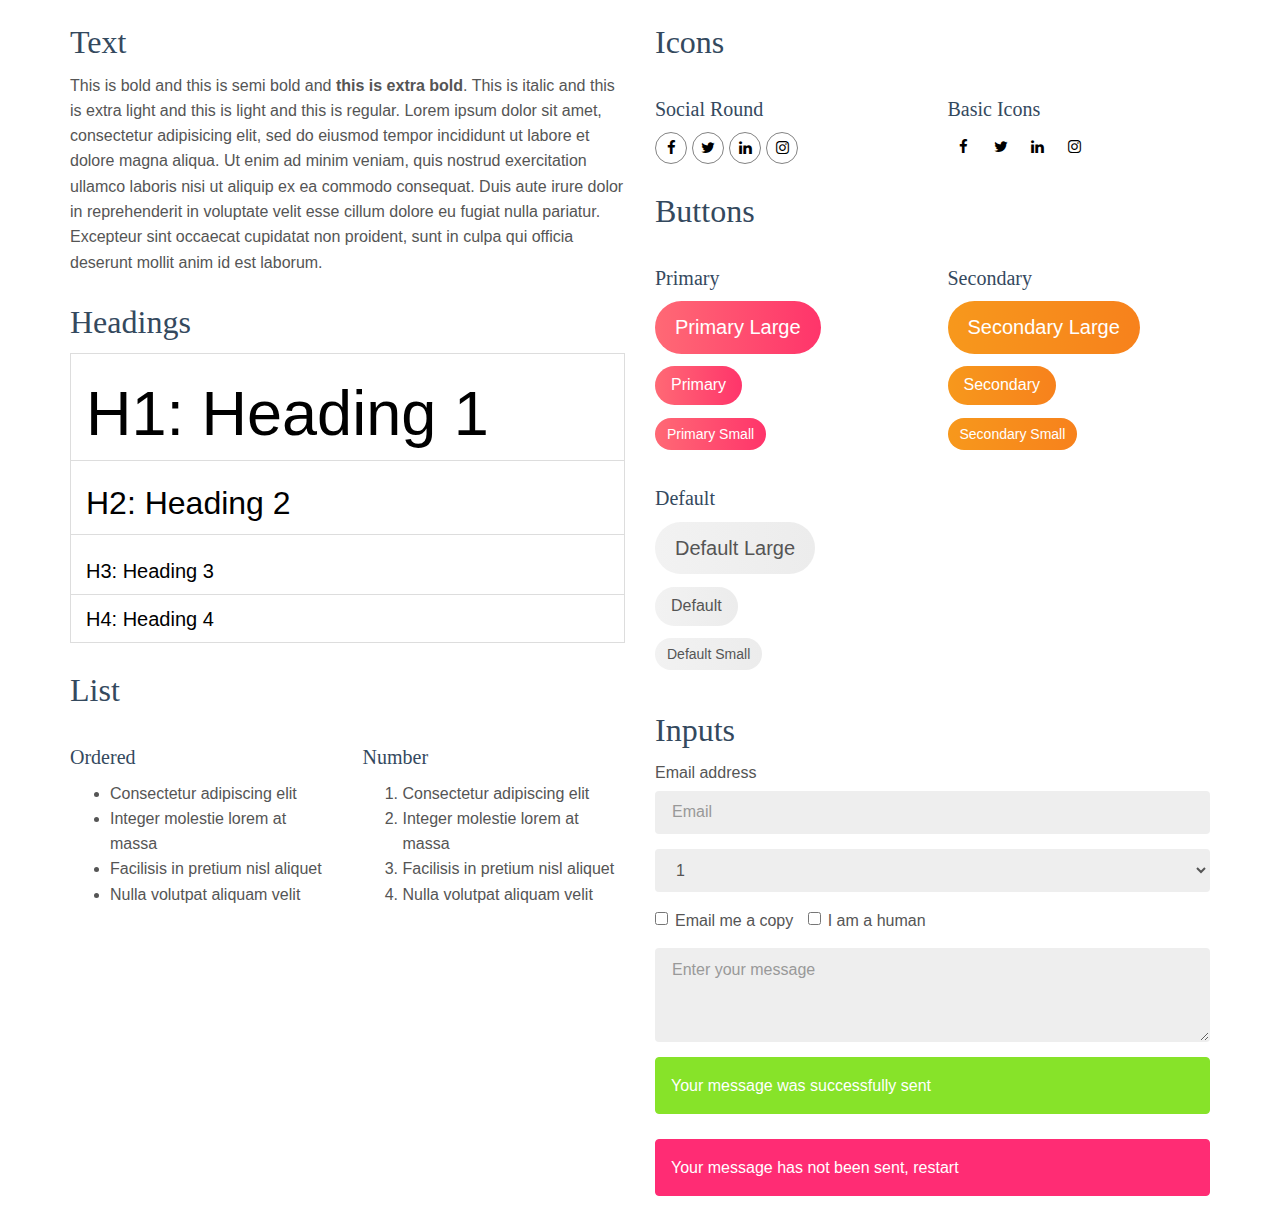
<file: components.html>
<!DOCTYPE html>
<html lang="en">

<head>
  <meta charset="UTF-8">
  <meta content="IE=edge" http-equiv="X-UA-Compatible">
  <meta content="width=device-width,initial-scale=1" name="viewport">
  <meta content="description" name="description">
  <meta name="google" content="notranslate" />
  <meta content="Mashup templates have been developped by Orson.io team" name="author">

  <!-- Disable tap highlight on IE -->
  <meta name="msapplication-tap-highlight" content="no">
  
  <link rel="apple-touch-icon" sizes="180x180" href="./assets/apple-icon-180x180.png">
  <link href="./assets/favicon.ico" rel="icon">

  <title>Title page</title>  

<link href="./main.d8e0d294.css" rel="stylesheet"></head>

<body class="white">


<!-- Add your site or app content here -->
  <div class="container">
    <div class="row">
      <div class="col-xs-12 col-md-6">

        <div class="template-example">
          <h2 class="template-title-example">Text</h2>
          <p>This is bold and this is semi bold and <b>this is extra bold</b>. This is italic and this is extra light and this is light
          and this is regular. Lorem ipsum dolor sit amet, consectetur adipisicing elit, sed do eiusmod
          tempor incididunt ut labore et dolore magna aliqua. Ut enim ad minim veniam,
          quis nostrud exercitation ullamco laboris nisi ut aliquip ex ea commodo
          consequat. Duis aute irure dolor in reprehenderit in voluptate velit esse
          cillum dolore eu fugiat nulla pariatur. Excepteur sint occaecat cupidatat non
          proident, sunt in culpa qui officia deserunt mollit anim id est laborum.
          </p>
        </div>

        <div class="template-example">
          <h2 class="template-title-example">Headings</h2>
          
          <table class="table table-bordered">
            <tr><td><h1>H1: Heading 1</h1></td></tr>
            <tr><td><h2>H2: Heading 2</h2></td></tr>
            <tr><td><h3>H3: Heading 3</h3></td></tr>
            <tr><td><h4>H4: Heading 4</h4></td></tr>
          </table>
          
        </div>

        
        <div class="template-example">
          <h2 class="template-title-example">List</h2>
          <div class="row">
            <div class="col-md-6">
              <h3 class="template-title-example">Ordered</h3>
              <ul>
                <li>Consectetur adipiscing elit</li>
                <li>Integer molestie lorem at massa</li>
                <li>Facilisis in pretium nisl aliquet</li>
                <li>Nulla volutpat aliquam velit</li>
              </ul>
            </div>
            <div class="col-md-6">
              <h3 class="template-title-example">Number</h3>
              <ol>
                <li>Consectetur adipiscing elit</li>
                <li>Integer molestie lorem at massa</li>
                <li>Facilisis in pretium nisl aliquet</li>
                <li>Nulla volutpat aliquam velit</li>
              </ol>
            </div>
          </div>
        </div>
        
      </div>

      <div class="col-xs-12 col-md-6">
        <div class="template-example">
          <h2 class="template-title-example">Icons</h2>
          
          <div class="row">
            <div class="col-md-6">
              <h3 class="template-title-example">Social Round</h2>
              <ul class="list-icons">
                <li>
                  <a href="" class="social-round-icon fa-icon">
                    <i class="fa fa-facebook"></i>
                  </a>
                </li>
                <li>
                  <a href="" class="social-round-icon fa-icon">
                    <i class="fa fa-twitter"></i>
                  </a>
                </li>
                <li>
                  <a href="" class="social-round-icon fa-icon">
                    <i class="fa fa-linkedin"></i>
                  </a>
                </li>
                <li>
                  <a href="" class="social-round-icon fa-icon">
                    <i class="fa fa-instagram"></i>
                  </a>
                </li>
              </ul>
            </div>
            <div class="col-md-6">
               <h3 class="template-title-example">Basic Icons</h2>
                <ul class="list-icons">
                  <li>
                    <span class="fa-icon">
                      <i class="fa fa-facebook"></i>
                    </span>
                  </li>
                  <li>
                    <span class="fa-icon">
                      <i class="fa fa-twitter"></i>
                    </span>
                  </li>
                  <li>
                    <span class="fa-icon">
                      <i class="fa fa-linkedin"></i>
                    </span>
                  </li>
                  <li>
                    <span class="fa-icon">
                      <i class="fa fa-instagram"></i>
                    </span>
                  </li>
                </ul>
            </div>

          </div>


          


        </div>

        <div class="template-example">
          <h2 class="template-title-example">Buttons</h2>
          <div class="row">
            <div class="col-md-6">
              <h3 class="template-title-example">Primary</h2>
              <div class="row">
                  <div class="col-md-6">
                  <p><a href="" class="btn btn-primary btn-lg">Primary Large</a></p>
                  <p><a href="" class="btn btn-primary">Primary </a></p>
                  <p><a href="" class="btn btn-primary btn-sm">Primary Small</a></p>
                </div>
              </div>

              <h3 class="template-title-example">Default</h2>
              <div class="row">
                  <div class="col-md-6">
                  <p><a href="" class="btn btn-default btn-lg">Default Large</a></p>
                  <p><a href="" class="btn btn-default">Default </a></p>
                  <p><a href="" class="btn btn-default btn-sm">Default Small</a></p>
                </div>
              </div>

            </div>

            <div class="col-md-6">
              <h3 class="template-title-example">Secondary</h2>
              <div class="row">
                  <div class="col-md-6">
                  <p><a href="" class="btn btn-info btn-lg">Secondary Large</a></p>
                  <p><a href="" class="btn btn-info">Secondary </a></p>
                  <p><a href="" class="btn btn-info btn-sm">Secondary Small</a></p>
                </div>
              </div>
            </div>
          </div>
        </div>
        
        <div class="template-example">
          <h2 class="template-title-example">Inputs</h2>

            <div class="form-group">
              <label for="exampleInputEmail1">Email address</label>
              <input type="email" class="form-control" id="exampleInputEmail1" placeholder="Email">
            </div>

            <div class="form-group">
              <select class="form-control">
                <option>1</option>
                <option>2</option>
                <option>3</option>
                <option>4</option>
                <option>5</option>
              </select>
            </div>

            <div class="form-group">
              <label class="checkbox-inline">
                <input 
                type="checkbox" id="inlineCheckbox1" value="option1"> Email me a copy
              </label>
              <label class="checkbox-inline">
                <input type="checkbox" id="inlineCheckbox2" value="option2"> I am a human
              </label>
            </div>

            <div class="form-group">
              <textarea class="form-control" rows="3" placeholder="Enter your message"></textarea>
            </div>
            
            <div class="alert alert-success" role="alert">Your message was successfully sent</div>
            <div class="alert alert-danger" role="alert">Your message has not been sent, restart</div>
        </div>




      </div>
    </div>
  </div>

<script type="text/javascript" src="./main.bc58148c.js"></script>
</file>
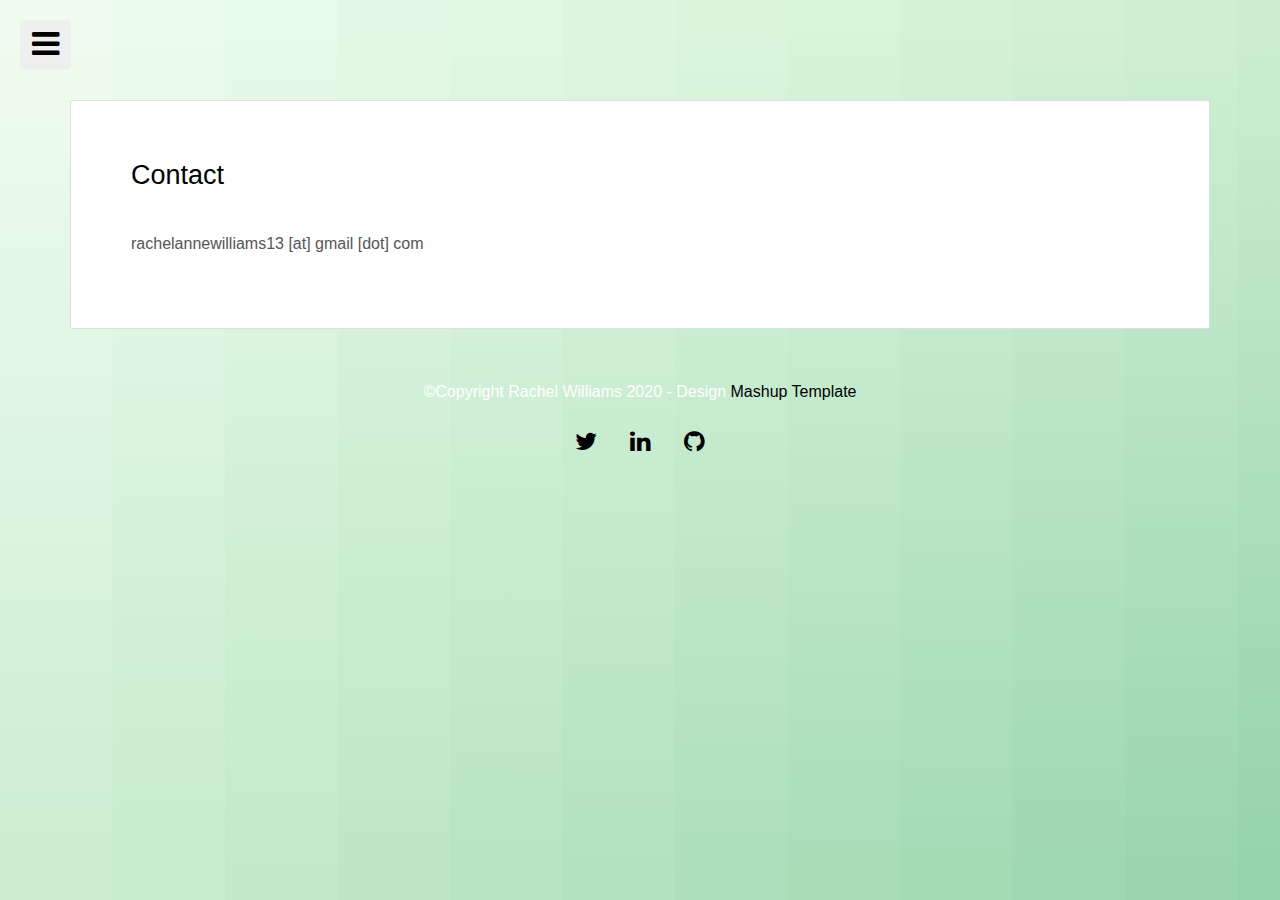
<file: contact.html>
<!DOCTYPE html>
<html lang="en">
<head>
    <meta charset="UTF-8" />
    <meta content="IE=edge" http-equiv="X-UA-Compatible" />
    <meta content="width=device-width,initial-scale=1" name="viewport" />
    <meta content="description" name="description" />
    <meta name="google" content="notranslate" />
    <meta
      content="Mashup templates have been developped by Orson.io team"
      name="author"
    />
    <meta property="og:image" content="assets/images/img-01.jpg" />

    <!-- Disable tap highlight on IE -->
    <meta name="msapplication-tap-highlight" content="no" />

    <link
      rel="apple-touch-icon"
      sizes="180x180"
      href="./assets/apple-icon-180x180.png"
    />
    <link href="./assets/favicon.ico" rel="icon" />

    <title>Projects</title>

    <link href="./main.d8e0d294.css" rel="stylesheet" />
    <link rel="stylesheet" href="style.css" />
    <link rel="stylesheet" href="styles.css" />
<body>
    
  
        <!-- Add your site or app content here -->
        <main class="content-wrapper">
            <nav>
              <div class="logo">
                <img src="./assets/images/img-01-cropped.png" alt="user" />
              </div>
              <ul>
                <li><a href="index.html">Home</a></li>
                <li><a href="/projects.html">Projects</a></li>
                <li><a href="#">Hobbies</a></li>
                <li><a href="/contact.html">Contact Me</a></li>
              </ul>
            </nav>
      
            <header class="white-text-container section-container">
              <button id="toggle" class="toggle">
                <i class="fa fa-bars fa-2x"></i>
              </button>
      
              
            </header>
      
            <!-- Add your site or app content here -->
      
            <div class="container">
              <div class="row">
                <div class="col-xs-12">
                  
                        
                  
      
                 
      
                 
      
                 
      
                  
      
                  <div class="card">
                    <div class="card-block">
                      <h2>Contact</h2>
                      <p>rachelannewilliams13 [at] gmail [dot] com</p>
                    </div>
                  </div>
                </div>
              </div>
            </div>
          </main>

      <footer class="footer-container white-text-container text-center">
        <div class="container">
          <div class="row">
            <div class="col-xs-12">
              <p>
                ©Copyright Rachel Williams 2020 - Design
                <a
                  href="http://www.mashup-template.com/"
                  title="Create website with free html template"
                  >Mashup Template</a
                >
              </p>
  
              <p>
                <a
                  class="fa-icon fa-icon-2x"
                  href="https://twitter.com/transphilosophr"
                  title=""
                >
                  <i class="fa fa-twitter"></i>
                </a>
                <a
                  class="fa-icon fa-icon-2x"
                  href="https://www.linkedin.com/in/rachel-williams-877241144/"
                  title=""
                >
                  <i class="fa fa-linkedin"></i>
                </a>
                <a
                  class="fa-icon fa-icon-2x"
                  href="https://github.com/rachelsmantra"
                  title=""
                >
                  <i class="fa fa-github"></i>
                </a>
              </p>
            </div>
          </div>
        </div>
      </footer>


      




    <script src="script.js"></script>
</body>
</html>
</file>
<file: style.css>
body {
    background-color: #effcef;
background-image: url("data:image/svg+xml,%3Csvg xmlns='http://www.w3.org/2000/svg' width='100%25' height='100%25' viewBox='0 0 1200 800'%3E%3Cdefs%3E%3ClinearGradient id='a' gradientUnits='userSpaceOnUse' x1='600' y1='25' x2='600' y2='777'%3E%3Cstop offset='0' stop-color='%23effcef'/%3E%3Cstop offset='1' stop-color='%23ccedd2'/%3E%3C/linearGradient%3E%3ClinearGradient id='b' gradientUnits='userSpaceOnUse' x1='650' y1='25' x2='650' y2='777'%3E%3Cstop offset='0' stop-color='%23ebfbec'/%3E%3Cstop offset='1' stop-color='%23c7ebce'/%3E%3C/linearGradient%3E%3ClinearGradient id='c' gradientUnits='userSpaceOnUse' x1='700' y1='25' x2='700' y2='777'%3E%3Cstop offset='0' stop-color='%23e8fae8'/%3E%3Cstop offset='1' stop-color='%23c1e9ca'/%3E%3C/linearGradient%3E%3ClinearGradient id='d' gradientUnits='userSpaceOnUse' x1='750' y1='25' x2='750' y2='777'%3E%3Cstop offset='0' stop-color='%23e4f9e5'/%3E%3Cstop offset='1' stop-color='%23bce6c6'/%3E%3C/linearGradient%3E%3ClinearGradient id='e' gradientUnits='userSpaceOnUse' x1='800' y1='25' x2='800' y2='777'%3E%3Cstop offset='0' stop-color='%23e1f8e3'/%3E%3Cstop offset='1' stop-color='%23b7e4c3'/%3E%3C/linearGradient%3E%3ClinearGradient id='f' gradientUnits='userSpaceOnUse' x1='850' y1='25' x2='850' y2='777'%3E%3Cstop offset='0' stop-color='%23def6e0'/%3E%3Cstop offset='1' stop-color='%23b2e2bf'/%3E%3C/linearGradient%3E%3ClinearGradient id='g' gradientUnits='userSpaceOnUse' x1='900' y1='25' x2='900' y2='777'%3E%3Cstop offset='0' stop-color='%23dbf5dd'/%3E%3Cstop offset='1' stop-color='%23addfbc'/%3E%3C/linearGradient%3E%3ClinearGradient id='h' gradientUnits='userSpaceOnUse' x1='950' y1='25' x2='950' y2='777'%3E%3Cstop offset='0' stop-color='%23d8f4db'/%3E%3Cstop offset='1' stop-color='%23a8ddb8'/%3E%3C/linearGradient%3E%3ClinearGradient id='i' gradientUnits='userSpaceOnUse' x1='1000' y1='25' x2='1000' y2='777'%3E%3Cstop offset='0' stop-color='%23d5f2d8'/%3E%3Cstop offset='1' stop-color='%23a3dbb5'/%3E%3C/linearGradient%3E%3ClinearGradient id='j' gradientUnits='userSpaceOnUse' x1='1050' y1='25' x2='1050' y2='777'%3E%3Cstop offset='0' stop-color='%23d2f0d6'/%3E%3Cstop offset='1' stop-color='%239ed8b2'/%3E%3C/linearGradient%3E%3ClinearGradient id='k' gradientUnits='userSpaceOnUse' x1='1100' y1='25' x2='1100' y2='777'%3E%3Cstop offset='0' stop-color='%23cfefd4'/%3E%3Cstop offset='1' stop-color='%2399d6af'/%3E%3C/linearGradient%3E%3ClinearGradient id='l' gradientUnits='userSpaceOnUse' x1='1150' y1='25' x2='1150' y2='777'%3E%3Cstop offset='0' stop-color='%23ccedd2'/%3E%3Cstop offset='1' stop-color='%2394d3ac'/%3E%3C/linearGradient%3E%3C/defs%3E%3Cg %3E%3Crect fill='url(%23a)' width='1200' height='800'/%3E%3Crect fill='url(%23b)' x='100' width='1100' height='800'/%3E%3Crect fill='url(%23c)' x='200' width='1000' height='800'/%3E%3Crect fill='url(%23d)' x='300' width='900' height='800'/%3E%3Crect fill='url(%23e)' x='400' width='800' height='800'/%3E%3Crect fill='url(%23f)' x='500' width='700' height='800'/%3E%3Crect fill='url(%23g)' x='600' width='600' height='800'/%3E%3Crect fill='url(%23h)' x='700' width='500' height='800'/%3E%3Crect fill='url(%23i)' x='800' width='400' height='800'/%3E%3Crect fill='url(%23j)' x='900' width='300' height='800'/%3E%3Crect fill='url(%23k)' x='1000' width='200' height='800'/%3E%3Crect fill='url(%23l)' x='1100' width='100' height='800'/%3E%3C/g%3E%3C/svg%3E");
background-attachment: fixed;
background-size: cover;
}
</file>
<file: styles.css>
body {
  margin: 0;
  transition: transform 0.3s ease;
}

body.show-nav {
  transform: translateX(200px);
}

.background-color-layer.show-nav {
  height: 100vh;
}

nav {
  background-color: var(--primary-color);
  border-right: 2px solid rgba(200, 200, 200, 0.1);
  color: white;
  position: fixed;
  top: 0;
  left: 0;
  width: 200px;
  height: 100vh;
  z-index: 100;
  transform: translateX(-100%);
}

nav .logo {
  padding: 30px 0;
  text-align: center;
}

nav .logo img {
  height: 150px;
  width: 150px;
  border-radius: 50%;
  border: 3px solid white;
}

nav ul {
  padding: 0;
  list-style-type: none;
  margin: 0;
}

nav ul li {
  border-bottom: 2px solid rgba(200, 200, 200, 0.1);
  padding: 20px;
}

nav ul li:first-of-type {
  border-top: 2px solid rgba(200, 200, 200, 0.1);
}

nav ul li a {
  color: #000;
  text-decoration: none;
}

nav ul li a:hover {
  text-decoration: underline;
}

button {
  border: 0;
  border-radius: 5px;
  color: black;
  cursor: pointer;
  padding: 8px 12px;
}

button:focus {
  outline: none;
}

.toggle {
  position: absolute;
  top: 20px;
  left: 20px;
}

a {
  color: #000 !important;
}
</file>
<file: main.d8e0d294.css>
@import url(https://fonts.googleapis.com/css?family=Lato:400, 700|Oswald);
@import url(https://maxcdn.bootstrapcdn.com/font-awesome/4.7.0/css/font-awesome.min.css); /*!
 * Bootstrap v3.3.7 (http://getbootstrap.com)
 * Copyright 2011-2016 Twitter, Inc.
 * Licensed under MIT (https://github.com/twbs/bootstrap/blob/master/LICENSE)
 */
/*! normalize.css v3.0.3 | MIT License | github.com/necolas/normalize.css */
html {
  font-family: sans-serif;
  -ms-text-size-adjust: 100%;
  -webkit-text-size-adjust: 100%;
}
body {
  margin: 0;
}
article,
aside,
details,
figcaption,
figure,
footer,
header,
hgroup,
main,
menu,
nav,
section,
summary {
  display: block;
}
audio,
canvas,
progress,
video {
  display: inline-block;
  vertical-align: baseline;
}
audio:not([controls]) {
  display: none;
  height: 0;
}
[hidden],
template {
  display: none;
}
a {
  background-color: transparent;
}
a:active,
a:hover {
  outline: 0;
}
abbr[title] {
  border-bottom: 1px dotted;
}
b,
strong {
  font-weight: 700;
}
dfn {
  font-style: italic;
}
h1 {
  font-size: 2em;
  margin: 0.67em 0;
}
mark {
  background: #ff0;
  color: #000;
}
small {
  font-size: 80%;
}
sub,
sup {
  font-size: 75%;
  line-height: 0;
  position: relative;
  vertical-align: baseline;
}
sup {
  top: -0.5em;
}
sub {
  bottom: -0.25em;
}
img {
  border: 0;
}
svg:not(:root) {
  overflow: hidden;
}
figure {
  margin: 1em 40px;
}
hr {
  box-sizing: content-box;
  height: 0;
}
pre {
  overflow: auto;
}
code,
kbd,
pre,
samp {
  font-family: monospace, monospace;
  font-size: 1em;
}
button,
input,
optgroup,
select,
textarea {
  color: inherit;
  font: inherit;
  margin: 0;
}
button {
  overflow: visible;
}
button,
select {
  text-transform: none;
}
button,
html input[type="button"],
input[type="reset"],
input[type="submit"] {
  -webkit-appearance: button;
  cursor: pointer;
}
button[disabled],
html input[disabled] {
  cursor: default;
}
button::-moz-focus-inner,
input::-moz-focus-inner {
  border: 0;
  padding: 0;
}
input {
  line-height: normal;
}
input[type="checkbox"],
input[type="radio"] {
  box-sizing: border-box;
  padding: 0;
}
input[type="number"]::-webkit-inner-spin-button,
input[type="number"]::-webkit-outer-spin-button {
  height: auto;
}
input[type="search"] {
  -webkit-appearance: textfield;
  box-sizing: content-box;
}
input[type="search"]::-webkit-search-cancel-button,
input[type="search"]::-webkit-search-decoration {
  -webkit-appearance: none;
}
fieldset {
  border: 1px solid silver;
  margin: 0 2px;
  padding: 0.35em 0.625em 0.75em;
}
textarea {
  overflow: auto;
}
optgroup {
  font-weight: 700;
}
table {
  border-collapse: collapse;
  border-spacing: 0;
}
td,
th {
  padding: 0;
}

/*! Source: https://github.com/h5bp/html5-boilerplate/blob/master/src/css/main.css */
@media print {
  *,
  :after,
  :before {
    background: transparent !important;
    color: #000 !important;
    box-shadow: none !important;
    text-shadow: none !important;
  }
  a,
  a:visited {
    text-decoration: underline;
  }
  a[href]:after {
    content: " (" attr(href) ")";
  }
  abbr[title]:after {
    content: " (" attr(title) ")";
  }
  a[href^="#"]:after,
  a[href^="javascript:"]:after {
    content: "";
  }
  blockquote,
  pre {
    border: 1px solid #999;
    page-break-inside: avoid;
  }
  thead {
    display: table-header-group;
  }
  img,
  tr {
    page-break-inside: avoid;
  }
  img {
    max-width: 100% !important;
  }
  h2,
  h3,
  p {
    orphans: 3;
    widows: 3;
  }
  h2,
  h3 {
    page-break-after: avoid;
  }
  .navbar {
    display: none;
  }
  .btn > .caret,
  .dropup > .btn > .caret {
    border-top-color: #000 !important;
  }
  .label {
    border: 1px solid #000;
  }
  .table {
    border-collapse: collapse !important;
  }
  .table td,
  .table th {
    background-color: #fff !important;
  }
  .table-bordered td,
  .table-bordered th {
    border: 1px solid #ddd !important;
  }
}
*,
:after,
:before {
  -webkit-box-sizing: border-box;
  -moz-box-sizing: border-box;
  box-sizing: border-box;
}
html {
  font-size: 10px;
  -webkit-tap-highlight-color: transparent;
}
body {
  font-family: Lato, Helvetica, Arial, sans-serif;
  font-size: 16px;
  line-height: 1.58;
  color: #555;
  background-color: #fff;
}
button,
input,
select,
textarea {
  font-family: inherit;
  font-size: inherit;
  line-height: inherit;
}
a {
  color: #000;
  text-decoration: none;
}
a:focus,
a:hover {
  color: #000;
  text-decoration: underline;
}
a:focus {
  outline: 5px auto -webkit-focus-ring-color;
  outline-offset: -2px;
}
figure {
  margin: 0;
}
img {
  vertical-align: middle;
}
.img-responsive {
  display: block;
  max-width: 100%;
  height: auto;
}
.img-rounded {
  border-radius: 6px;
}
.img-thumbnail {
  padding: 4px;
  line-height: 1.58;
  background-color: #fff;
  border: 1px solid #ddd;
  border-radius: 4px;
  -webkit-transition: all 0.2s ease-in-out;
  -o-transition: all 0.2s ease-in-out;
  transition: all 0.2s ease-in-out;
  display: inline-block;
  max-width: 100%;
  height: auto;
}
.img-circle {
  border-radius: 50%;
}
hr {
  margin-top: 25px;
  margin-bottom: 25px;
  border: 0;
  border-top: 1px solid #eee;
}
.sr-only {
  position: absolute;
  width: 1px;
  height: 1px;
  margin: -1px;
  padding: 0;
  overflow: hidden;
  clip: rect(0, 0, 0, 0);
  border: 0;
}
.sr-only-focusable:active,
.sr-only-focusable:focus {
  position: static;
  width: auto;
  height: auto;
  margin: 0;
  overflow: visible;
  clip: auto;
}
[role="button"] {
  cursor: pointer;
}
.h1,
.h2,
.h3,
.h4,
.h5,
.h6,
h1,
h2,
h3,
h4,
h5,
h6 {
  font-family: Oswald, Helvetica, Arial, sans-serif;
  font-weight: 400;
  line-height: 1.1;
  color: #000;
}
.h1 .small,
.h1 small,
.h2 .small,
.h2 small,
.h3 .small,
.h3 small,
.h4 .small,
.h4 small,
.h5 .small,
.h5 small,
.h6 .small,
.h6 small,
h1 .small,
h1 small,
h2 .small,
h2 small,
h3 .small,
h3 small,
h4 .small,
h4 small,
h5 .small,
h5 small,
h6 .small,
h6 small {
  font-weight: 400;
  line-height: 1;
  color: #777;
}
.h1,
.h2,
.h3,
h1,
h2,
h3 {
  margin-top: 25px;
  margin-bottom: 12.5px;
}
.h1 .small,
.h1 small,
.h2 .small,
.h2 small,
.h3 .small,
.h3 small,
h1 .small,
h1 small,
h2 .small,
h2 small,
h3 .small,
h3 small {
  font-size: 65%;
}
.h4,
.h5,
.h6,
h4,
h5,
h6 {
  margin-top: 12.5px;
  margin-bottom: 12.5px;
}
.h4 .small,
.h4 small,
.h5 .small,
.h5 small,
.h6 .small,
.h6 small,
h4 .small,
h4 small,
h5 .small,
h5 small,
h6 .small,
h6 small {
  font-size: 75%;
}
.h1,
h1 {
  font-size: 63px;
}
.h2,
h2 {
  font-size: 27px;
}
.h3,
.h4,
h3,
h4 {
  font-size: 20px;
}
.h5,
h5 {
  font-size: 18px;
}
.h6,
h6 {
  font-size: 14px;
}
p {
  margin: 0 0 12.5px;
}
.lead {
  margin-bottom: 25px;
  font-size: 18px;
  font-weight: 300;
  line-height: 1.4;
}
@media (min-width: 768px) {
  .lead {
    font-size: 24px;
  }
}
.small,
small {
  font-size: 87%;
}
.mark,
mark {
  background-color: #fcf8e3;
  padding: 0.2em;
}
.text-left {
  text-align: left;
}
.text-right {
  text-align: right;
}
.text-center {
  text-align: center;
}
.text-justify {
  text-align: justify;
}
.text-nowrap {
  white-space: nowrap;
}
.text-lowercase {
  text-transform: lowercase;
}
.initialism,
.text-uppercase {
  text-transform: uppercase;
}
.text-capitalize {
  text-transform: capitalize;
}
.text-muted {
  color: #777;
}
.text-primary {
  color: #ff0060;
}
a.text-primary:focus,
a.text-primary:hover {
  color: #cc004d;
}
.text-success {
  color: #fff;
}
a.text-success:focus,
a.text-success:hover {
  color: #e6e6e6;
}
.text-info {
  color: #31708f;
}
a.text-info:focus,
a.text-info:hover {
  color: #245269;
}
.text-warning {
  color: #8a6d3b;
}
a.text-warning:focus,
a.text-warning:hover {
  color: #66512c;
}
.text-danger {
  color: #fff;
}
a.text-danger:focus,
a.text-danger:hover {
  color: #e6e6e6;
}
.bg-primary {
  color: #fff;
  background-color: #ff0060;
}
a.bg-primary:focus,
a.bg-primary:hover {
  background-color: #cc004d;
}
.bg-success {
  background-color: #87e329;
}
a.bg-success:focus,
a.bg-success:hover {
  background-color: #6dc019;
}
.bg-info {
  background-color: #d9edf7;
}
a.bg-info:focus,
a.bg-info:hover {
  background-color: #afd9ee;
}
.bg-warning {
  background-color: #fcf8e3;
}
a.bg-warning:focus,
a.bg-warning:hover {
  background-color: #f7ecb5;
}
.bg-danger {
  background-color: #ff2c74;
}
a.bg-danger:focus,
a.bg-danger:hover {
  background-color: #f80055;
}
.page-header {
  padding-bottom: 11.5px;
  margin: 50px 0 25px;
  border-bottom: 1px solid #eee;
}
ol,
ul {
  margin-top: 0;
  margin-bottom: 12.5px;
}
ol ol,
ol ul,
ul ol,
ul ul {
  margin-bottom: 0;
}
.list-inline,
.list-unstyled {
  padding-left: 0;
  list-style: none;
}
.list-inline {
  margin-left: -5px;
}
.list-inline > li {
  display: inline-block;
  padding-left: 5px;
  padding-right: 5px;
}
dl {
  margin-top: 0;
  margin-bottom: 25px;
}
dd,
dt {
  line-height: 1.58;
}
dt {
  font-weight: 700;
}
dd {
  margin-left: 0;
}
.dl-horizontal dd:after,
.dl-horizontal dd:before {
  content: " ";
  display: table;
}
.dl-horizontal dd:after {
  clear: both;
}
@media (min-width: 768px) {
  .dl-horizontal dt {
    float: left;
    width: 160px;
    clear: left;
    text-align: right;
    overflow: hidden;
    text-overflow: ellipsis;
    white-space: nowrap;
  }
  .dl-horizontal dd {
    margin-left: 180px;
  }
}
abbr[data-original-title],
abbr[title] {
  cursor: help;
  border-bottom: 1px dotted #777;
}
.initialism {
  font-size: 90%;
}
blockquote {
  padding: 12.5px 25px;
  margin: 0 0 25px;
  font-size: 20px;
  border-left: 5px solid #eee;
}
blockquote ol:last-child,
blockquote p:last-child,
blockquote ul:last-child {
  margin-bottom: 0;
}
blockquote .small,
blockquote footer,
blockquote small {
  display: block;
  font-size: 80%;
  line-height: 1.58;
  color: #777;
}
blockquote .small:before,
blockquote footer:before,
blockquote small:before {
  content: "\2014   \A0";
}
.blockquote-reverse,
blockquote.pull-right {
  padding-right: 15px;
  padding-left: 0;
  border-right: 5px solid #eee;
  border-left: 0;
  text-align: right;
}
.blockquote-reverse .small:before,
.blockquote-reverse footer:before,
.blockquote-reverse small:before,
blockquote.pull-right .small:before,
blockquote.pull-right footer:before,
blockquote.pull-right small:before {
  content: "";
}
.blockquote-reverse .small:after,
.blockquote-reverse footer:after,
.blockquote-reverse small:after,
blockquote.pull-right .small:after,
blockquote.pull-right footer:after,
blockquote.pull-right small:after {
  content: "\A0   \2014";
}
address {
  margin-bottom: 25px;
  font-style: normal;
  line-height: 1.58;
}
code,
kbd,
pre,
samp {
  font-family: Menlo, Monaco, Consolas, Courier New, monospace;
}
code {
  color: #c7254e;
  background-color: #f9f2f4;
  border-radius: 4px;
}
code,
kbd {
  padding: 2px 4px;
  font-size: 90%;
}
kbd {
  color: #fff;
  background-color: #333;
  border-radius: 3px;
  box-shadow: inset 0 -1px 0 rgba(0, 0, 0, 0.25);
}
kbd kbd {
  padding: 0;
  font-size: 100%;
  font-weight: 700;
  box-shadow: none;
}
pre {
  display: block;
  padding: 12px;
  margin: 0 0 12.5px;
  font-size: 15px;
  line-height: 1.58;
  word-break: break-all;
  word-wrap: break-word;
  color: #333;
  background-color: #f5f5f5;
  border: 1px solid #ccc;
  border-radius: 4px;
}
pre code {
  padding: 0;
  font-size: inherit;
  color: inherit;
  white-space: pre-wrap;
  background-color: transparent;
  border-radius: 0;
}
.pre-scrollable {
  max-height: 340px;
  overflow-y: scroll;
}
.container {
  margin-right: auto;
  margin-left: auto;
  padding-left: 15px;
  padding-right: 15px;
}
.container:after,
.container:before {
  content: " ";
  display: table;
}
.container:after {
  clear: both;
}
@media (min-width: 768px) {
  .container {
    width: 750px;
  }
}
@media (min-width: 992px) {
  .container {
    width: 970px;
  }
}
@media (min-width: 1200px) {
  .container {
    width: 1170px;
  }
}
.container-fluid {
  margin-right: auto;
  margin-left: auto;
  padding-left: 15px;
  padding-right: 15px;
}
.container-fluid:after,
.container-fluid:before {
  content: " ";
  display: table;
}
.container-fluid:after {
  clear: both;
}
.row {
  margin-left: -15px;
  margin-right: -15px;
}
.row:after,
.row:before {
  content: " ";
  display: table;
}
.row:after {
  clear: both;
}
.col-lg-1,
.col-lg-2,
.col-lg-3,
.col-lg-4,
.col-lg-5,
.col-lg-6,
.col-lg-7,
.col-lg-8,
.col-lg-9,
.col-lg-10,
.col-lg-11,
.col-lg-12,
.col-md-1,
.col-md-2,
.col-md-3,
.col-md-4,
.col-md-5,
.col-md-6,
.col-md-7,
.col-md-8,
.col-md-9,
.col-md-10,
.col-md-11,
.col-md-12,
.col-sm-1,
.col-sm-2,
.col-sm-3,
.col-sm-4,
.col-sm-5,
.col-sm-6,
.col-sm-7,
.col-sm-8,
.col-sm-9,
.col-sm-10,
.col-sm-11,
.col-sm-12,
.col-xs-1,
.col-xs-2,
.col-xs-3,
.col-xs-4,
.col-xs-5,
.col-xs-6,
.col-xs-7,
.col-xs-8,
.col-xs-9,
.col-xs-10,
.col-xs-11,
.col-xs-12 {
  position: relative;
  min-height: 1px;
  padding-left: 15px;
  padding-right: 15px;
}
.col-xs-1,
.col-xs-2,
.col-xs-3,
.col-xs-4,
.col-xs-5,
.col-xs-6,
.col-xs-7,
.col-xs-8,
.col-xs-9,
.col-xs-10,
.col-xs-11,
.col-xs-12 {
  float: left;
}
.col-xs-1 {
  width: 8.33333%;
}
.col-xs-2 {
  width: 16.66667%;
}
.col-xs-3 {
  width: 25%;
}
.col-xs-4 {
  width: 33.33333%;
}
.col-xs-5 {
  width: 41.66667%;
}
.col-xs-6 {
  width: 50%;
}
.col-xs-7 {
  width: 58.33333%;
}
.col-xs-8 {
  width: 66.66667%;
}
.col-xs-9 {
  width: 75%;
}
.col-xs-10 {
  width: 83.33333%;
}
.col-xs-11 {
  width: 91.66667%;
}
.col-xs-12 {
  width: 100%;
}
.col-xs-pull-0 {
  right: auto;
}
.col-xs-pull-1 {
  right: 8.33333%;
}
.col-xs-pull-2 {
  right: 16.66667%;
}
.col-xs-pull-3 {
  right: 25%;
}
.col-xs-pull-4 {
  right: 33.33333%;
}
.col-xs-pull-5 {
  right: 41.66667%;
}
.col-xs-pull-6 {
  right: 50%;
}
.col-xs-pull-7 {
  right: 58.33333%;
}
.col-xs-pull-8 {
  right: 66.66667%;
}
.col-xs-pull-9 {
  right: 75%;
}
.col-xs-pull-10 {
  right: 83.33333%;
}
.col-xs-pull-11 {
  right: 91.66667%;
}
.col-xs-pull-12 {
  right: 100%;
}
.col-xs-push-0 {
  left: auto;
}
.col-xs-push-1 {
  left: 8.33333%;
}
.col-xs-push-2 {
  left: 16.66667%;
}
.col-xs-push-3 {
  left: 25%;
}
.col-xs-push-4 {
  left: 33.33333%;
}
.col-xs-push-5 {
  left: 41.66667%;
}
.col-xs-push-6 {
  left: 50%;
}
.col-xs-push-7 {
  left: 58.33333%;
}
.col-xs-push-8 {
  left: 66.66667%;
}
.col-xs-push-9 {
  left: 75%;
}
.col-xs-push-10 {
  left: 83.33333%;
}
.col-xs-push-11 {
  left: 91.66667%;
}
.col-xs-push-12 {
  left: 100%;
}
.col-xs-offset-0 {
  margin-left: 0;
}
.col-xs-offset-1 {
  margin-left: 8.33333%;
}
.col-xs-offset-2 {
  margin-left: 16.66667%;
}
.col-xs-offset-3 {
  margin-left: 25%;
}
.col-xs-offset-4 {
  margin-left: 33.33333%;
}
.col-xs-offset-5 {
  margin-left: 41.66667%;
}
.col-xs-offset-6 {
  margin-left: 50%;
}
.col-xs-offset-7 {
  margin-left: 58.33333%;
}
.col-xs-offset-8 {
  margin-left: 66.66667%;
}
.col-xs-offset-9 {
  margin-left: 75%;
}
.col-xs-offset-10 {
  margin-left: 83.33333%;
}
.col-xs-offset-11 {
  margin-left: 91.66667%;
}
.col-xs-offset-12 {
  margin-left: 100%;
}
@media (min-width: 768px) {
  .col-sm-1,
  .col-sm-2,
  .col-sm-3,
  .col-sm-4,
  .col-sm-5,
  .col-sm-6,
  .col-sm-7,
  .col-sm-8,
  .col-sm-9,
  .col-sm-10,
  .col-sm-11,
  .col-sm-12 {
    float: left;
  }
  .col-sm-1 {
    width: 8.33333%;
  }
  .col-sm-2 {
    width: 16.66667%;
  }
  .col-sm-3 {
    width: 25%;
  }
  .col-sm-4 {
    width: 33.33333%;
  }
  .col-sm-5 {
    width: 41.66667%;
  }
  .col-sm-6 {
    width: 50%;
  }
  .col-sm-7 {
    width: 58.33333%;
  }
  .col-sm-8 {
    width: 66.66667%;
  }
  .col-sm-9 {
    width: 75%;
  }
  .col-sm-10 {
    width: 83.33333%;
  }
  .col-sm-11 {
    width: 91.66667%;
  }
  .col-sm-12 {
    width: 100%;
  }
  .col-sm-pull-0 {
    right: auto;
  }
  .col-sm-pull-1 {
    right: 8.33333%;
  }
  .col-sm-pull-2 {
    right: 16.66667%;
  }
  .col-sm-pull-3 {
    right: 25%;
  }
  .col-sm-pull-4 {
    right: 33.33333%;
  }
  .col-sm-pull-5 {
    right: 41.66667%;
  }
  .col-sm-pull-6 {
    right: 50%;
  }
  .col-sm-pull-7 {
    right: 58.33333%;
  }
  .col-sm-pull-8 {
    right: 66.66667%;
  }
  .col-sm-pull-9 {
    right: 75%;
  }
  .col-sm-pull-10 {
    right: 83.33333%;
  }
  .col-sm-pull-11 {
    right: 91.66667%;
  }
  .col-sm-pull-12 {
    right: 100%;
  }
  .col-sm-push-0 {
    left: auto;
  }
  .col-sm-push-1 {
    left: 8.33333%;
  }
  .col-sm-push-2 {
    left: 16.66667%;
  }
  .col-sm-push-3 {
    left: 25%;
  }
  .col-sm-push-4 {
    left: 33.33333%;
  }
  .col-sm-push-5 {
    left: 41.66667%;
  }
  .col-sm-push-6 {
    left: 50%;
  }
  .col-sm-push-7 {
    left: 58.33333%;
  }
  .col-sm-push-8 {
    left: 66.66667%;
  }
  .col-sm-push-9 {
    left: 75%;
  }
  .col-sm-push-10 {
    left: 83.33333%;
  }
  .col-sm-push-11 {
    left: 91.66667%;
  }
  .col-sm-push-12 {
    left: 100%;
  }
  .col-sm-offset-0 {
    margin-left: 0;
  }
  .col-sm-offset-1 {
    margin-left: 8.33333%;
  }
  .col-sm-offset-2 {
    margin-left: 16.66667%;
  }
  .col-sm-offset-3 {
    margin-left: 25%;
  }
  .col-sm-offset-4 {
    margin-left: 33.33333%;
  }
  .col-sm-offset-5 {
    margin-left: 41.66667%;
  }
  .col-sm-offset-6 {
    margin-left: 50%;
  }
  .col-sm-offset-7 {
    margin-left: 58.33333%;
  }
  .col-sm-offset-8 {
    margin-left: 66.66667%;
  }
  .col-sm-offset-9 {
    margin-left: 75%;
  }
  .col-sm-offset-10 {
    margin-left: 83.33333%;
  }
  .col-sm-offset-11 {
    margin-left: 91.66667%;
  }
  .col-sm-offset-12 {
    margin-left: 100%;
  }
}
@media (min-width: 992px) {
  .col-md-1,
  .col-md-2,
  .col-md-3,
  .col-md-4,
  .col-md-5,
  .col-md-6,
  .col-md-7,
  .col-md-8,
  .col-md-9,
  .col-md-10,
  .col-md-11,
  .col-md-12 {
    float: left;
  }
  .col-md-1 {
    width: 8.33333%;
  }
  .col-md-2 {
    width: 16.66667%;
  }
  .col-md-3 {
    width: 25%;
  }
  .col-md-4 {
    width: 33.33333%;
  }
  .col-md-5 {
    width: 41.66667%;
  }
  .col-md-6 {
    width: 50%;
  }
  .col-md-7 {
    width: 58.33333%;
  }
  .col-md-8 {
    width: 66.66667%;
  }
  .col-md-9 {
    width: 75%;
  }
  .col-md-10 {
    width: 83.33333%;
  }
  .col-md-11 {
    width: 91.66667%;
  }
  .col-md-12 {
    width: 100%;
  }
  .col-md-pull-0 {
    right: auto;
  }
  .col-md-pull-1 {
    right: 8.33333%;
  }
  .col-md-pull-2 {
    right: 16.66667%;
  }
  .col-md-pull-3 {
    right: 25%;
  }
  .col-md-pull-4 {
    right: 33.33333%;
  }
  .col-md-pull-5 {
    right: 41.66667%;
  }
  .col-md-pull-6 {
    right: 50%;
  }
  .col-md-pull-7 {
    right: 58.33333%;
  }
  .col-md-pull-8 {
    right: 66.66667%;
  }
  .col-md-pull-9 {
    right: 75%;
  }
  .col-md-pull-10 {
    right: 83.33333%;
  }
  .col-md-pull-11 {
    right: 91.66667%;
  }
  .col-md-pull-12 {
    right: 100%;
  }
  .col-md-push-0 {
    left: auto;
  }
  .col-md-push-1 {
    left: 8.33333%;
  }
  .col-md-push-2 {
    left: 16.66667%;
  }
  .col-md-push-3 {
    left: 25%;
  }
  .col-md-push-4 {
    left: 33.33333%;
  }
  .col-md-push-5 {
    left: 41.66667%;
  }
  .col-md-push-6 {
    left: 50%;
  }
  .col-md-push-7 {
    left: 58.33333%;
  }
  .col-md-push-8 {
    left: 66.66667%;
  }
  .col-md-push-9 {
    left: 75%;
  }
  .col-md-push-10 {
    left: 83.33333%;
  }
  .col-md-push-11 {
    left: 91.66667%;
  }
  .col-md-push-12 {
    left: 100%;
  }
  .col-md-offset-0 {
    margin-left: 0;
  }
  .col-md-offset-1 {
    margin-left: 8.33333%;
  }
  .col-md-offset-2 {
    margin-left: 16.66667%;
  }
  .col-md-offset-3 {
    margin-left: 25%;
  }
  .col-md-offset-4 {
    margin-left: 33.33333%;
  }
  .col-md-offset-5 {
    margin-left: 41.66667%;
  }
  .col-md-offset-6 {
    margin-left: 50%;
  }
  .col-md-offset-7 {
    margin-left: 58.33333%;
  }
  .col-md-offset-8 {
    margin-left: 66.66667%;
  }
  .col-md-offset-9 {
    margin-left: 75%;
  }
  .col-md-offset-10 {
    margin-left: 83.33333%;
  }
  .col-md-offset-11 {
    margin-left: 91.66667%;
  }
  .col-md-offset-12 {
    margin-left: 100%;
  }
}
@media (min-width: 1200px) {
  .col-lg-1,
  .col-lg-2,
  .col-lg-3,
  .col-lg-4,
  .col-lg-5,
  .col-lg-6,
  .col-lg-7,
  .col-lg-8,
  .col-lg-9,
  .col-lg-10,
  .col-lg-11,
  .col-lg-12 {
    float: left;
  }
  .col-lg-1 {
    width: 8.33333%;
  }
  .col-lg-2 {
    width: 16.66667%;
  }
  .col-lg-3 {
    width: 25%;
  }
  .col-lg-4 {
    width: 33.33333%;
  }
  .col-lg-5 {
    width: 41.66667%;
  }
  .col-lg-6 {
    width: 50%;
  }
  .col-lg-7 {
    width: 58.33333%;
  }
  .col-lg-8 {
    width: 66.66667%;
  }
  .col-lg-9 {
    width: 75%;
  }
  .col-lg-10 {
    width: 83.33333%;
  }
  .col-lg-11 {
    width: 91.66667%;
  }
  .col-lg-12 {
    width: 100%;
  }
  .col-lg-pull-0 {
    right: auto;
  }
  .col-lg-pull-1 {
    right: 8.33333%;
  }
  .col-lg-pull-2 {
    right: 16.66667%;
  }
  .col-lg-pull-3 {
    right: 25%;
  }
  .col-lg-pull-4 {
    right: 33.33333%;
  }
  .col-lg-pull-5 {
    right: 41.66667%;
  }
  .col-lg-pull-6 {
    right: 50%;
  }
  .col-lg-pull-7 {
    right: 58.33333%;
  }
  .col-lg-pull-8 {
    right: 66.66667%;
  }
  .col-lg-pull-9 {
    right: 75%;
  }
  .col-lg-pull-10 {
    right: 83.33333%;
  }
  .col-lg-pull-11 {
    right: 91.66667%;
  }
  .col-lg-pull-12 {
    right: 100%;
  }
  .col-lg-push-0 {
    left: auto;
  }
  .col-lg-push-1 {
    left: 8.33333%;
  }
  .col-lg-push-2 {
    left: 16.66667%;
  }
  .col-lg-push-3 {
    left: 25%;
  }
  .col-lg-push-4 {
    left: 33.33333%;
  }
  .col-lg-push-5 {
    left: 41.66667%;
  }
  .col-lg-push-6 {
    left: 50%;
  }
  .col-lg-push-7 {
    left: 58.33333%;
  }
  .col-lg-push-8 {
    left: 66.66667%;
  }
  .col-lg-push-9 {
    left: 75%;
  }
  .col-lg-push-10 {
    left: 83.33333%;
  }
  .col-lg-push-11 {
    left: 91.66667%;
  }
  .col-lg-push-12 {
    left: 100%;
  }
  .col-lg-offset-0 {
    margin-left: 0;
  }
  .col-lg-offset-1 {
    margin-left: 8.33333%;
  }
  .col-lg-offset-2 {
    margin-left: 16.66667%;
  }
  .col-lg-offset-3 {
    margin-left: 25%;
  }
  .col-lg-offset-4 {
    margin-left: 33.33333%;
  }
  .col-lg-offset-5 {
    margin-left: 41.66667%;
  }
  .col-lg-offset-6 {
    margin-left: 50%;
  }
  .col-lg-offset-7 {
    margin-left: 58.33333%;
  }
  .col-lg-offset-8 {
    margin-left: 66.66667%;
  }
  .col-lg-offset-9 {
    margin-left: 75%;
  }
  .col-lg-offset-10 {
    margin-left: 83.33333%;
  }
  .col-lg-offset-11 {
    margin-left: 91.66667%;
  }
  .col-lg-offset-12 {
    margin-left: 100%;
  }
}
table {
  background-color: transparent;
}
caption {
  padding-top: 8px;
  padding-bottom: 8px;
  color: #777;
}
caption,
th {
  text-align: left;
}
.table {
  width: 100%;
  max-width: 100%;
  margin-bottom: 25px;
}
.table > tbody > tr > td,
.table > tbody > tr > th,
.table > tfoot > tr > td,
.table > tfoot > tr > th,
.table > thead > tr > td,
.table > thead > tr > th {
  padding: 8px;
  line-height: 1.58;
  vertical-align: top;
  border-top: 1px solid #ddd;
}
.table > thead > tr > th {
  vertical-align: bottom;
  border-bottom: 2px solid #ddd;
}
.table > caption + thead > tr:first-child > td,
.table > caption + thead > tr:first-child > th,
.table > colgroup + thead > tr:first-child > td,
.table > colgroup + thead > tr:first-child > th,
.table > thead:first-child > tr:first-child > td,
.table > thead:first-child > tr:first-child > th {
  border-top: 0;
}
.table > tbody + tbody {
  border-top: 2px solid #ddd;
}
.table .table {
  background-color: #fff;
}
.table-condensed > tbody > tr > td,
.table-condensed > tbody > tr > th,
.table-condensed > tfoot > tr > td,
.table-condensed > tfoot > tr > th,
.table-condensed > thead > tr > td,
.table-condensed > thead > tr > th {
  padding: 5px;
}
.table-bordered,
.table-bordered > tbody > tr > td,
.table-bordered > tbody > tr > th,
.table-bordered > tfoot > tr > td,
.table-bordered > tfoot > tr > th,
.table-bordered > thead > tr > td,
.table-bordered > thead > tr > th {
  border: 1px solid #ddd;
}
.table-bordered > thead > tr > td,
.table-bordered > thead > tr > th {
  border-bottom-width: 2px;
}
.table-striped > tbody > tr:nth-of-type(odd) {
  background-color: #f9f9f9;
}
.table-hover > tbody > tr:hover {
  background-color: #f5f5f5;
}
table col[class*="col-"] {
  position: static;
  float: none;
  display: table-column;
}
table td[class*="col-"],
table th[class*="col-"] {
  position: static;
  float: none;
  display: table-cell;
}
.table > tbody > tr.active > td,
.table > tbody > tr.active > th,
.table > tbody > tr > td.active,
.table > tbody > tr > th.active,
.table > tfoot > tr.active > td,
.table > tfoot > tr.active > th,
.table > tfoot > tr > td.active,
.table > tfoot > tr > th.active,
.table > thead > tr.active > td,
.table > thead > tr.active > th,
.table > thead > tr > td.active,
.table > thead > tr > th.active {
  background-color: #f5f5f5;
}
.table-hover > tbody > tr.active:hover > td,
.table-hover > tbody > tr.active:hover > th,
.table-hover > tbody > tr:hover > .active,
.table-hover > tbody > tr > td.active:hover,
.table-hover > tbody > tr > th.active:hover {
  background-color: #e8e8e8;
}
.table > tbody > tr.success > td,
.table > tbody > tr.success > th,
.table > tbody > tr > td.success,
.table > tbody > tr > th.success,
.table > tfoot > tr.success > td,
.table > tfoot > tr.success > th,
.table > tfoot > tr > td.success,
.table > tfoot > tr > th.success,
.table > thead > tr.success > td,
.table > thead > tr.success > th,
.table > thead > tr > td.success,
.table > thead > tr > th.success {
  background-color: #87e329;
}
.table-hover > tbody > tr.success:hover > td,
.table-hover > tbody > tr.success:hover > th,
.table-hover > tbody > tr:hover > .success,
.table-hover > tbody > tr > td.success:hover,
.table-hover > tbody > tr > th.success:hover {
  background-color: #7ad61c;
}
.table > tbody > tr.info > td,
.table > tbody > tr.info > th,
.table > tbody > tr > td.info,
.table > tbody > tr > th.info,
.table > tfoot > tr.info > td,
.table > tfoot > tr.info > th,
.table > tfoot > tr > td.info,
.table > tfoot > tr > th.info,
.table > thead > tr.info > td,
.table > thead > tr.info > th,
.table > thead > tr > td.info,
.table > thead > tr > th.info {
  background-color: #d9edf7;
}
.table-hover > tbody > tr.info:hover > td,
.table-hover > tbody > tr.info:hover > th,
.table-hover > tbody > tr:hover > .info,
.table-hover > tbody > tr > td.info:hover,
.table-hover > tbody > tr > th.info:hover {
  background-color: #c4e3f3;
}
.table > tbody > tr.warning > td,
.table > tbody > tr.warning > th,
.table > tbody > tr > td.warning,
.table > tbody > tr > th.warning,
.table > tfoot > tr.warning > td,
.table > tfoot > tr.warning > th,
.table > tfoot > tr > td.warning,
.table > tfoot > tr > th.warning,
.table > thead > tr.warning > td,
.table > thead > tr.warning > th,
.table > thead > tr > td.warning,
.table > thead > tr > th.warning {
  background-color: #fcf8e3;
}
.table-hover > tbody > tr.warning:hover > td,
.table-hover > tbody > tr.warning:hover > th,
.table-hover > tbody > tr:hover > .warning,
.table-hover > tbody > tr > td.warning:hover,
.table-hover > tbody > tr > th.warning:hover {
  background-color: #faf2cc;
}
.table > tbody > tr.danger > td,
.table > tbody > tr.danger > th,
.table > tbody > tr > td.danger,
.table > tbody > tr > th.danger,
.table > tfoot > tr.danger > td,
.table > tfoot > tr.danger > th,
.table > tfoot > tr > td.danger,
.table > tfoot > tr > th.danger,
.table > thead > tr.danger > td,
.table > thead > tr.danger > th,
.table > thead > tr > td.danger,
.table > thead > tr > th.danger {
  background-color: #ff2c74;
}
.table-hover > tbody > tr.danger:hover > td,
.table-hover > tbody > tr.danger:hover > th,
.table-hover > tbody > tr:hover > .danger,
.table-hover > tbody > tr > td.danger:hover,
.table-hover > tbody > tr > th.danger:hover {
  background-color: #ff1363;
}
.table-responsive {
  overflow-x: auto;
  min-height: 0.01%;
}
@media screen and (max-width: 767px) {
  .table-responsive {
    width: 100%;
    margin-bottom: 18.75px;
    overflow-y: hidden;
    -ms-overflow-style: -ms-autohiding-scrollbar;
    border: 1px solid #ddd;
  }
  .table-responsive > .table {
    margin-bottom: 0;
  }
  .table-responsive > .table > tbody > tr > td,
  .table-responsive > .table > tbody > tr > th,
  .table-responsive > .table > tfoot > tr > td,
  .table-responsive > .table > tfoot > tr > th,
  .table-responsive > .table > thead > tr > td,
  .table-responsive > .table > thead > tr > th {
    white-space: nowrap;
  }
  .table-responsive > .table-bordered {
    border: 0;
  }
  .table-responsive > .table-bordered > tbody > tr > td:first-child,
  .table-responsive > .table-bordered > tbody > tr > th:first-child,
  .table-responsive > .table-bordered > tfoot > tr > td:first-child,
  .table-responsive > .table-bordered > tfoot > tr > th:first-child,
  .table-responsive > .table-bordered > thead > tr > td:first-child,
  .table-responsive > .table-bordered > thead > tr > th:first-child {
    border-left: 0;
  }
  .table-responsive > .table-bordered > tbody > tr > td:last-child,
  .table-responsive > .table-bordered > tbody > tr > th:last-child,
  .table-responsive > .table-bordered > tfoot > tr > td:last-child,
  .table-responsive > .table-bordered > tfoot > tr > th:last-child,
  .table-responsive > .table-bordered > thead > tr > td:last-child,
  .table-responsive > .table-bordered > thead > tr > th:last-child {
    border-right: 0;
  }
  .table-responsive > .table-bordered > tbody > tr:last-child > td,
  .table-responsive > .table-bordered > tbody > tr:last-child > th,
  .table-responsive > .table-bordered > tfoot > tr:last-child > td,
  .table-responsive > .table-bordered > tfoot > tr:last-child > th {
    border-bottom: 0;
  }
}
fieldset {
  margin: 0;
  min-width: 0;
}
fieldset,
legend {
  padding: 0;
  border: 0;
}
legend {
  display: block;
  width: 100%;
  margin-bottom: 25px;
  font-size: 24px;
  line-height: inherit;
  color: #333;
  border-bottom: 1px solid #e5e5e5;
}
label {
  display: inline-block;
  max-width: 100%;
  margin-bottom: 5px;
  font-weight: 700;
}
input[type="search"] {
  -webkit-box-sizing: border-box;
  -moz-box-sizing: border-box;
  box-sizing: border-box;
}
input[type="checkbox"],
input[type="radio"] {
  margin: 4px 0 0;
  margin-top: 1px\9;
  line-height: normal;
}
input[type="file"] {
  display: block;
}
input[type="range"] {
  display: block;
  width: 100%;
}
select[multiple],
select[size] {
  height: auto;
}
input[type="checkbox"]:focus,
input[type="file"]:focus,
input[type="radio"]:focus {
  outline: 5px auto -webkit-focus-ring-color;
  outline-offset: -2px;
}
output {
  padding-top: 9px;
}
.form-control,
output {
  display: block;
  font-size: 16px;
  line-height: 1.58;
  color: #555;
}
.form-control {
  width: 100%;
  height: 43px;
  padding: 8px 16px;
  background-color: #eee;
  background-image: none;
  border: 1px solid transparent;
  border-radius: 4px;
  -webkit-box-shadow: inset 0 1px 1px rgba(0, 0, 0, 0.075);
  box-shadow: inset 0 1px 1px rgba(0, 0, 0, 0.075);
  -webkit-transition: border-color 0.15s ease-in-out,
    box-shadow 0.15s ease-in-out;
  -o-transition: border-color ease-in-out 0.15s, box-shadow ease-in-out 0.15s;
  transition: border-color 0.15s ease-in-out, box-shadow 0.15s ease-in-out;
}
.form-control:focus {
  border-color: #66afe9;
  -webkit-box-shadow: inset 0 1px 1px rgba(0, 0, 0, 0.075),
    0 0 8px rgba(102, 175, 233, 0.6);
  box-shadow: inset 0 1px 1px rgba(0, 0, 0, 0.075),
    0 0 8px rgba(102, 175, 233, 0.6);
}
.form-control::-moz-placeholder {
  color: #999;
  opacity: 1;
}
.form-control:-ms-input-placeholder {
  color: #999;
}
.form-control::-webkit-input-placeholder {
  color: #999;
}
.form-control::-ms-expand {
  border: 0;
  background-color: transparent;
}
.form-control[disabled],
.form-control[readonly],
fieldset[disabled] .form-control {
  background-color: #eee;
  opacity: 1;
}
.form-control[disabled],
fieldset[disabled] .form-control {
  cursor: not-allowed;
}
textarea.form-control {
  height: auto;
}
input[type="search"] {
  -webkit-appearance: none;
}
@media screen and (-webkit-min-device-pixel-ratio: 0) {
  input[type="date"].form-control,
  input[type="datetime-local"].form-control,
  input[type="month"].form-control,
  input[type="time"].form-control {
    line-height: 43px;
  }
  .input-group-sm > .input-group-btn > input[type="date"].btn,
  .input-group-sm > .input-group-btn > input[type="datetime-local"].btn,
  .input-group-sm > .input-group-btn > input[type="month"].btn,
  .input-group-sm > .input-group-btn > input[type="time"].btn,
  .input-group-sm > input[type="date"].form-control,
  .input-group-sm > input[type="date"].input-group-addon,
  .input-group-sm > input[type="datetime-local"].form-control,
  .input-group-sm > input[type="datetime-local"].input-group-addon,
  .input-group-sm > input[type="month"].form-control,
  .input-group-sm > input[type="month"].input-group-addon,
  .input-group-sm > input[type="time"].form-control,
  .input-group-sm > input[type="time"].input-group-addon,
  .input-group-sm input[type="date"],
  .input-group-sm input[type="datetime-local"],
  .input-group-sm input[type="month"],
  .input-group-sm input[type="time"],
  input[type="date"].input-sm,
  input[type="datetime-local"].input-sm,
  input[type="month"].input-sm,
  input[type="time"].input-sm {
    line-height: 35px;
  }
  .input-group-lg > .input-group-btn > input[type="date"].btn,
  .input-group-lg > .input-group-btn > input[type="datetime-local"].btn,
  .input-group-lg > .input-group-btn > input[type="month"].btn,
  .input-group-lg > .input-group-btn > input[type="time"].btn,
  .input-group-lg > input[type="date"].form-control,
  .input-group-lg > input[type="date"].input-group-addon,
  .input-group-lg > input[type="datetime-local"].form-control,
  .input-group-lg > input[type="datetime-local"].input-group-addon,
  .input-group-lg > input[type="month"].form-control,
  .input-group-lg > input[type="month"].input-group-addon,
  .input-group-lg > input[type="time"].form-control,
  .input-group-lg > input[type="time"].input-group-addon,
  .input-group-lg input[type="date"],
  .input-group-lg input[type="datetime-local"],
  .input-group-lg input[type="month"],
  .input-group-lg input[type="time"],
  input[type="date"].input-lg,
  input[type="datetime-local"].input-lg,
  input[type="month"].input-lg,
  input[type="time"].input-lg {
    line-height: 53px;
  }
}
.form-group {
  margin-bottom: 15px;
}
.checkbox,
.radio {
  position: relative;
  display: block;
  margin-top: 10px;
  margin-bottom: 10px;
}
.checkbox label,
.radio label {
  min-height: 25px;
  padding-left: 20px;
  margin-bottom: 0;
  font-weight: 400;
  cursor: pointer;
}
.checkbox-inline input[type="checkbox"],
.checkbox input[type="checkbox"],
.radio-inline input[type="radio"],
.radio input[type="radio"] {
  position: absolute;
  margin-left: -20px;
  margin-top: 4px\9;
}
.checkbox + .checkbox,
.radio + .radio {
  margin-top: -5px;
}
.checkbox-inline,
.radio-inline {
  position: relative;
  display: inline-block;
  padding-left: 20px;
  margin-bottom: 0;
  vertical-align: middle;
  font-weight: 400;
  cursor: pointer;
}
.checkbox-inline + .checkbox-inline,
.radio-inline + .radio-inline {
  margin-top: 0;
  margin-left: 10px;
}
.checkbox-inline.disabled,
.checkbox.disabled label,
.radio-inline.disabled,
.radio.disabled label,
fieldset[disabled] .checkbox-inline,
fieldset[disabled] .checkbox label,
fieldset[disabled] .radio-inline,
fieldset[disabled] .radio label,
fieldset[disabled] input[type="checkbox"],
fieldset[disabled] input[type="radio"],
input[type="checkbox"].disabled,
input[type="checkbox"][disabled],
input[type="radio"].disabled,
input[type="radio"][disabled] {
  cursor: not-allowed;
}
.form-control-static {
  padding-top: 9px;
  padding-bottom: 9px;
  margin-bottom: 0;
  min-height: 41px;
}
.form-control-static.input-lg,
.form-control-static.input-sm,
.input-group-lg > .form-control-static.form-control,
.input-group-lg > .form-control-static.input-group-addon,
.input-group-lg > .input-group-btn > .form-control-static.btn,
.input-group-sm > .form-control-static.form-control,
.input-group-sm > .form-control-static.input-group-addon,
.input-group-sm > .input-group-btn > .form-control-static.btn {
  padding-left: 0;
  padding-right: 0;
}
.input-group-sm > .form-control,
.input-group-sm > .input-group-addon,
.input-group-sm > .input-group-btn > .btn,
.input-sm {
  height: 35px;
  padding: 6px 12px;
  font-size: 14px;
  line-height: 1.5;
  border-radius: 3px;
}
.input-group-sm > .input-group-btn > select.btn,
.input-group-sm > select.form-control,
.input-group-sm > select.input-group-addon,
select.input-sm {
  height: 35px;
  line-height: 35px;
}
.input-group-sm > .input-group-btn > select[multiple].btn,
.input-group-sm > .input-group-btn > textarea.btn,
.input-group-sm > select[multiple].form-control,
.input-group-sm > select[multiple].input-group-addon,
.input-group-sm > textarea.form-control,
.input-group-sm > textarea.input-group-addon,
select[multiple].input-sm,
textarea.input-sm {
  height: auto;
}
.form-group-sm .form-control {
  height: 35px;
  padding: 6px 12px;
  font-size: 14px;
  line-height: 1.5;
  border-radius: 3px;
}
.form-group-sm select.form-control {
  height: 35px;
  line-height: 35px;
}
.form-group-sm select[multiple].form-control,
.form-group-sm textarea.form-control {
  height: auto;
}
.form-group-sm .form-control-static {
  height: 35px;
  min-height: 39px;
  padding: 7px 12px;
  font-size: 14px;
  line-height: 1.5;
}
.input-group-lg > .form-control,
.input-group-lg > .input-group-addon,
.input-group-lg > .input-group-btn > .btn,
.input-lg {
  height: 53px;
  padding: 12px 20px;
  font-size: 20px;
  line-height: 1.33333;
  border-radius: 6px;
}
.input-group-lg > .input-group-btn > select.btn,
.input-group-lg > select.form-control,
.input-group-lg > select.input-group-addon,
select.input-lg {
  height: 53px;
  line-height: 53px;
}
.input-group-lg > .input-group-btn > select[multiple].btn,
.input-group-lg > .input-group-btn > textarea.btn,
.input-group-lg > select[multiple].form-control,
.input-group-lg > select[multiple].input-group-addon,
.input-group-lg > textarea.form-control,
.input-group-lg > textarea.input-group-addon,
select[multiple].input-lg,
textarea.input-lg {
  height: auto;
}
.form-group-lg .form-control {
  height: 53px;
  padding: 12px 20px;
  font-size: 20px;
  line-height: 1.33333;
  border-radius: 6px;
}
.form-group-lg select.form-control {
  height: 53px;
  line-height: 53px;
}
.form-group-lg select[multiple].form-control,
.form-group-lg textarea.form-control {
  height: auto;
}
.form-group-lg .form-control-static {
  height: 53px;
  min-height: 45px;
  padding: 13px 20px;
  font-size: 20px;
  line-height: 1.33333;
}
.has-feedback {
  position: relative;
}
.has-feedback .form-control {
  padding-right: 53.75px;
}
.form-control-feedback {
  position: absolute;
  top: 0;
  right: 0;
  z-index: 2;
  display: block;
  width: 43px;
  height: 43px;
  line-height: 43px;
  text-align: center;
  pointer-events: none;
}
.form-group-lg .form-control + .form-control-feedback,
.input-group-lg + .form-control-feedback,
.input-group-lg > .form-control + .form-control-feedback,
.input-group-lg > .input-group-addon + .form-control-feedback,
.input-group-lg > .input-group-btn > .btn + .form-control-feedback,
.input-lg + .form-control-feedback {
  width: 53px;
  height: 53px;
  line-height: 53px;
}
.form-group-sm .form-control + .form-control-feedback,
.input-group-sm + .form-control-feedback,
.input-group-sm > .form-control + .form-control-feedback,
.input-group-sm > .input-group-addon + .form-control-feedback,
.input-group-sm > .input-group-btn > .btn + .form-control-feedback,
.input-sm + .form-control-feedback {
  width: 35px;
  height: 35px;
  line-height: 35px;
}
.has-success .checkbox,
.has-success .checkbox-inline,
.has-success.checkbox-inline label,
.has-success.checkbox label,
.has-success .control-label,
.has-success .help-block,
.has-success .radio,
.has-success .radio-inline,
.has-success.radio-inline label,
.has-success.radio label {
  color: #fff;
}
.has-success .form-control {
  border-color: #fff;
  -webkit-box-shadow: inset 0 1px 1px rgba(0, 0, 0, 0.075);
  box-shadow: inset 0 1px 1px rgba(0, 0, 0, 0.075);
}
.has-success .form-control:focus {
  border-color: #e6e6e6;
  -webkit-box-shadow: inset 0 1px 1px rgba(0, 0, 0, 0.075), 0 0 6px #fff;
  box-shadow: inset 0 1px 1px rgba(0, 0, 0, 0.075), 0 0 6px #fff;
}
.has-success .input-group-addon {
  color: #fff;
  border-color: #fff;
  background-color: #87e329;
}
.has-success .form-control-feedback {
  color: #fff;
}
.has-warning .checkbox,
.has-warning .checkbox-inline,
.has-warning.checkbox-inline label,
.has-warning.checkbox label,
.has-warning .control-label,
.has-warning .help-block,
.has-warning .radio,
.has-warning .radio-inline,
.has-warning.radio-inline label,
.has-warning.radio label {
  color: #8a6d3b;
}
.has-warning .form-control {
  border-color: #8a6d3b;
  -webkit-box-shadow: inset 0 1px 1px rgba(0, 0, 0, 0.075);
  box-shadow: inset 0 1px 1px rgba(0, 0, 0, 0.075);
}
.has-warning .form-control:focus {
  border-color: #66512c;
  -webkit-box-shadow: inset 0 1px 1px rgba(0, 0, 0, 0.075), 0 0 6px #c0a16b;
  box-shadow: inset 0 1px 1px rgba(0, 0, 0, 0.075), 0 0 6px #c0a16b;
}
.has-warning .input-group-addon {
  color: #8a6d3b;
  border-color: #8a6d3b;
  background-color: #fcf8e3;
}
.has-warning .form-control-feedback {
  color: #8a6d3b;
}
.has-error .checkbox,
.has-error .checkbox-inline,
.has-error.checkbox-inline label,
.has-error.checkbox label,
.has-error .control-label,
.has-error .help-block,
.has-error .radio,
.has-error .radio-inline,
.has-error.radio-inline label,
.has-error.radio label {
  color: #fff;
}
.has-error .form-control {
  border-color: #fff;
  -webkit-box-shadow: inset 0 1px 1px rgba(0, 0, 0, 0.075);
  box-shadow: inset 0 1px 1px rgba(0, 0, 0, 0.075);
}
.has-error .form-control:focus {
  border-color: #e6e6e6;
  -webkit-box-shadow: inset 0 1px 1px rgba(0, 0, 0, 0.075), 0 0 6px #fff;
  box-shadow: inset 0 1px 1px rgba(0, 0, 0, 0.075), 0 0 6px #fff;
}
.has-error .input-group-addon {
  color: #fff;
  border-color: #fff;
  background-color: #ff2c74;
}
.has-error .form-control-feedback {
  color: #fff;
}
.has-feedback label ~ .form-control-feedback {
  top: 30px;
}
.has-feedback label.sr-only ~ .form-control-feedback {
  top: 0;
}
.help-block {
  display: block;
  margin-top: 5px;
  margin-bottom: 10px;
  color: #959595;
}
@media (min-width: 768px) {
  .form-inline .form-group {
    display: inline-block;
    margin-bottom: 0;
    vertical-align: middle;
  }
  .form-inline .form-control {
    display: inline-block;
    width: auto;
    vertical-align: middle;
  }
  .form-inline .form-control-static {
    display: inline-block;
  }
  .form-inline .input-group {
    display: inline-table;
    vertical-align: middle;
  }
  .form-inline .input-group .form-control,
  .form-inline .input-group .input-group-addon,
  .form-inline .input-group .input-group-btn {
    width: auto;
  }
  .form-inline .input-group > .form-control {
    width: 100%;
  }
  .form-inline .control-label {
    margin-bottom: 0;
    vertical-align: middle;
  }
  .form-inline .checkbox,
  .form-inline .radio {
    display: inline-block;
    margin-top: 0;
    margin-bottom: 0;
    vertical-align: middle;
  }
  .form-inline .checkbox label,
  .form-inline .radio label {
    padding-left: 0;
  }
  .form-inline .checkbox input[type="checkbox"],
  .form-inline .radio input[type="radio"] {
    position: relative;
    margin-left: 0;
  }
  .form-inline .has-feedback .form-control-feedback {
    top: 0;
  }
}
.form-horizontal .checkbox,
.form-horizontal .checkbox-inline,
.form-horizontal .radio,
.form-horizontal .radio-inline {
  margin-top: 0;
  margin-bottom: 0;
  padding-top: 9px;
}
.form-horizontal .checkbox,
.form-horizontal .radio {
  min-height: 34px;
}
.form-horizontal .form-group {
  margin-left: -15px;
  margin-right: -15px;
}
.form-horizontal .form-group:after,
.form-horizontal .form-group:before {
  content: " ";
  display: table;
}
.form-horizontal .form-group:after {
  clear: both;
}
@media (min-width: 768px) {
  .form-horizontal .control-label {
    text-align: right;
    margin-bottom: 0;
    padding-top: 9px;
  }
}
.form-horizontal .has-feedback .form-control-feedback {
  right: 15px;
}
@media (min-width: 768px) {
  .form-horizontal .form-group-lg .control-label {
    padding-top: 13px;
    font-size: 20px;
  }
}
@media (min-width: 768px) {
  .form-horizontal .form-group-sm .control-label {
    padding-top: 7px;
    font-size: 14px;
  }
}
.btn {
  display: inline-block;
  margin-bottom: 0;
  font-weight: 400;
  text-align: center;
  vertical-align: middle;
  touch-action: manipulation;
  cursor: pointer;
  background-image: none;
  border: 1px solid transparent;
  white-space: nowrap;
  padding: 8px 16px;
  font-size: 16px;
  line-height: 1.58;
  border-radius: 50px;
  -webkit-user-select: none;
  -moz-user-select: none;
  -ms-user-select: none;
  user-select: none;
}
.btn.active.focus,
.btn.active:focus,
.btn.focus,
.btn:active.focus,
.btn:active:focus,
.btn:focus {
  outline: 5px auto -webkit-focus-ring-color;
  outline-offset: -2px;
}
.btn.focus,
.btn:focus,
.btn:hover {
  color: #555;
  text-decoration: none;
}
.btn.active,
.btn:active {
  outline: 0;
  background-image: none;
  -webkit-box-shadow: inset 0 3px 5px rgba(0, 0, 0, 0.125);
  box-shadow: inset 0 3px 5px rgba(0, 0, 0, 0.125);
}
.btn.disabled,
.btn[disabled],
fieldset[disabled] .btn {
  cursor: not-allowed;
  opacity: 0.65;
  filter: alpha(opacity=65);
  -webkit-box-shadow: none;
  box-shadow: none;
}
a.btn.disabled,
fieldset[disabled] a.btn {
  pointer-events: none;
}
.btn-default {
  color: #555;
  background-color: #fff;
  border-color: #ccc;
}
.btn-default.focus,
.btn-default:focus {
  color: #555;
  background-color: #e6e6e6;
  border-color: #8c8c8c;
}
.btn-default.active,
.btn-default:active,
.btn-default:hover,
.open > .btn-default.dropdown-toggle {
  color: #555;
  background-color: #e6e6e6;
  border-color: #adadad;
}
.btn-default.active.focus,
.btn-default.active:focus,
.btn-default.active:hover,
.btn-default:active.focus,
.btn-default:active:focus,
.btn-default:active:hover,
.open > .btn-default.dropdown-toggle.focus,
.open > .btn-default.dropdown-toggle:focus,
.open > .btn-default.dropdown-toggle:hover {
  color: #555;
  background-color: #d4d4d4;
  border-color: #8c8c8c;
}
.btn-default.active,
.btn-default:active,
.open > .btn-default.dropdown-toggle {
  background-image: none;
}
.btn-default.disabled.focus,
.btn-default.disabled:focus,
.btn-default.disabled:hover,
.btn-default[disabled].focus,
.btn-default[disabled]:focus,
.btn-default[disabled]:hover,
fieldset[disabled] .btn-default.focus,
fieldset[disabled] .btn-default:focus,
fieldset[disabled] .btn-default:hover {
  background-color: #fff;
  border-color: #ccc;
}
.btn-default .badge {
  color: #fff;
  background-color: #555;
}
.btn-primary {
  color: #fff;
  background-color: #ff0060;
  border-color: #ff0060;
}
.btn-primary.focus,
.btn-primary:focus {
  color: #fff;
  background-color: #cc004d;
  border-color: #800030;
}
.btn-primary.active,
.btn-primary:active,
.btn-primary:hover,
.open > .btn-primary.dropdown-toggle {
  color: #fff;
  background-color: #cc004d;
  border-color: #c20049;
}
.btn-primary.active.focus,
.btn-primary.active:focus,
.btn-primary.active:hover,
.btn-primary:active.focus,
.btn-primary:active:focus,
.btn-primary:active:hover,
.open > .btn-primary.dropdown-toggle.focus,
.open > .btn-primary.dropdown-toggle:focus,
.open > .btn-primary.dropdown-toggle:hover {
  color: #fff;
  background-color: #a8003f;
  border-color: #800030;
}
.btn-primary.active,
.btn-primary:active,
.open > .btn-primary.dropdown-toggle {
  background-image: none;
}
.btn-primary.disabled.focus,
.btn-primary.disabled:focus,
.btn-primary.disabled:hover,
.btn-primary[disabled].focus,
.btn-primary[disabled]:focus,
.btn-primary[disabled]:hover,
fieldset[disabled] .btn-primary.focus,
fieldset[disabled] .btn-primary:focus,
fieldset[disabled] .btn-primary:hover {
  background-color: #ff0060;
  border-color: #ff0060;
}
.btn-primary .badge {
  color: #ff0060;
  background-color: #fff;
}
.btn-success {
  color: #fff;
  background-color: #5cb85c;
  border-color: #5cb85c;
}
.btn-success.focus,
.btn-success:focus {
  color: #fff;
  background-color: #449d44;
  border-color: #2d672d;
}
.btn-success.active,
.btn-success:active,
.btn-success:hover,
.open > .btn-success.dropdown-toggle {
  color: #fff;
  background-color: #449d44;
  border-color: #419641;
}
.btn-success.active.focus,
.btn-success.active:focus,
.btn-success.active:hover,
.btn-success:active.focus,
.btn-success:active:focus,
.btn-success:active:hover,
.open > .btn-success.dropdown-toggle.focus,
.open > .btn-success.dropdown-toggle:focus,
.open > .btn-success.dropdown-toggle:hover {
  color: #fff;
  background-color: #398439;
  border-color: #2d672d;
}
.btn-success.active,
.btn-success:active,
.open > .btn-success.dropdown-toggle {
  background-image: none;
}
.btn-success.disabled.focus,
.btn-success.disabled:focus,
.btn-success.disabled:hover,
.btn-success[disabled].focus,
.btn-success[disabled]:focus,
.btn-success[disabled]:hover,
fieldset[disabled] .btn-success.focus,
fieldset[disabled] .btn-success:focus,
fieldset[disabled] .btn-success:hover {
  background-color: #5cb85c;
  border-color: #5cb85c;
}
.btn-success .badge {
  color: #5cb85c;
  background-color: #fff;
}
.btn-info {
  color: #fff;
  background-color: #f7981c;
  border-color: #f7981c;
}
.btn-info.focus,
.btn-info:focus {
  color: #fff;
  background-color: #d87e08;
  border-color: #8e5305;
}
.btn-info.active,
.btn-info:active,
.btn-info:hover,
.open > .btn-info.dropdown-toggle {
  color: #fff;
  background-color: #d87e08;
  border-color: #cf7807;
}
.btn-info.active.focus,
.btn-info.active:focus,
.btn-info.active:hover,
.btn-info:active.focus,
.btn-info:active:focus,
.btn-info:active:hover,
.open > .btn-info.dropdown-toggle.focus,
.open > .btn-info.dropdown-toggle:focus,
.open > .btn-info.dropdown-toggle:hover {
  color: #fff;
  background-color: #b66a06;
  border-color: #8e5305;
}
.btn-info.active,
.btn-info:active,
.open > .btn-info.dropdown-toggle {
  background-image: none;
}
.btn-info.disabled.focus,
.btn-info.disabled:focus,
.btn-info.disabled:hover,
.btn-info[disabled].focus,
.btn-info[disabled]:focus,
.btn-info[disabled]:hover,
fieldset[disabled] .btn-info.focus,
fieldset[disabled] .btn-info:focus,
fieldset[disabled] .btn-info:hover {
  background-color: #f7981c;
  border-color: #f7981c;
}
.btn-info .badge {
  color: #f7981c;
  background-color: #fff;
}
.btn-warning {
  color: #fff;
  background-color: #f0ad4e;
  border-color: #f0ad4e;
}
.btn-warning.focus,
.btn-warning:focus {
  color: #fff;
  background-color: #ec971f;
  border-color: #b06d0f;
}
.btn-warning.active,
.btn-warning:active,
.btn-warning:hover,
.open > .btn-warning.dropdown-toggle {
  color: #fff;
  background-color: #ec971f;
  border-color: #eb9316;
}
.btn-warning.active.focus,
.btn-warning.active:focus,
.btn-warning.active:hover,
.btn-warning:active.focus,
.btn-warning:active:focus,
.btn-warning:active:hover,
.open > .btn-warning.dropdown-toggle.focus,
.open > .btn-warning.dropdown-toggle:focus,
.open > .btn-warning.dropdown-toggle:hover {
  color: #fff;
  background-color: #d58512;
  border-color: #b06d0f;
}
.btn-warning.active,
.btn-warning:active,
.open > .btn-warning.dropdown-toggle {
  background-image: none;
}
.btn-warning.disabled.focus,
.btn-warning.disabled:focus,
.btn-warning.disabled:hover,
.btn-warning[disabled].focus,
.btn-warning[disabled]:focus,
.btn-warning[disabled]:hover,
fieldset[disabled] .btn-warning.focus,
fieldset[disabled] .btn-warning:focus,
fieldset[disabled] .btn-warning:hover {
  background-color: #f0ad4e;
  border-color: #f0ad4e;
}
.btn-warning .badge {
  color: #f0ad4e;
  background-color: #fff;
}
.btn-danger {
  color: #fff;
  background-color: #d9534f;
  border-color: #d9534f;
}
.btn-danger.focus,
.btn-danger:focus {
  color: #fff;
  background-color: #c9302c;
  border-color: #8b211e;
}
.btn-danger.active,
.btn-danger:active,
.btn-danger:hover,
.open > .btn-danger.dropdown-toggle {
  color: #fff;
  background-color: #c9302c;
  border-color: #c12e2a;
}
.btn-danger.active.focus,
.btn-danger.active:focus,
.btn-danger.active:hover,
.btn-danger:active.focus,
.btn-danger:active:focus,
.btn-danger:active:hover,
.open > .btn-danger.dropdown-toggle.focus,
.open > .btn-danger.dropdown-toggle:focus,
.open > .btn-danger.dropdown-toggle:hover {
  color: #fff;
  background-color: #ac2925;
  border-color: #8b211e;
}
.btn-danger.active,
.btn-danger:active,
.open > .btn-danger.dropdown-toggle {
  background-image: none;
}
.btn-danger.disabled.focus,
.btn-danger.disabled:focus,
.btn-danger.disabled:hover,
.btn-danger[disabled].focus,
.btn-danger[disabled]:focus,
.btn-danger[disabled]:hover,
fieldset[disabled] .btn-danger.focus,
fieldset[disabled] .btn-danger:focus,
fieldset[disabled] .btn-danger:hover {
  background-color: #d9534f;
  border-color: #d9534f;
}
.btn-danger .badge {
  color: #d9534f;
  background-color: #fff;
}
.btn-link {
  color: #ff0060;
  font-weight: 400;
  border-radius: 0;
}
.btn-link,
.btn-link.active,
.btn-link:active,
.btn-link[disabled],
fieldset[disabled] .btn-link {
  background-color: transparent;
  -webkit-box-shadow: none;
  box-shadow: none;
}
.btn-link,
.btn-link:active,
.btn-link:focus,
.btn-link:hover {
  border-color: transparent;
}
.btn-link:focus,
.btn-link:hover {
  color: #b30043;
  text-decoration: underline;
  background-color: transparent;
}
.btn-link[disabled]:focus,
.btn-link[disabled]:hover,
fieldset[disabled] .btn-link:focus,
fieldset[disabled] .btn-link:hover {
  color: #777;
  text-decoration: none;
}
.btn-group-lg > .btn,
.btn-lg {
  padding: 12px 20px;
  font-size: 20px;
  line-height: 1.33333;
  border-radius: 50px;
}
.btn-group-sm > .btn,
.btn-sm {
  padding: 6px 12px;
  font-size: 14px;
  line-height: 1.5;
  border-radius: 50px;
}
.btn-group-xs > .btn,
.btn-xs {
  padding: 1px 5px;
  font-size: 14px;
  line-height: 1.5;
  border-radius: 50px;
}
.btn-block {
  display: block;
  width: 100%;
}
.btn-block + .btn-block {
  margin-top: 5px;
}
input[type="button"].btn-block,
input[type="reset"].btn-block,
input[type="submit"].btn-block {
  width: 100%;
}
.fade {
  opacity: 0;
  -webkit-transition: opacity 0.15s linear;
  -o-transition: opacity 0.15s linear;
  transition: opacity 0.15s linear;
}
.fade.in {
  opacity: 1;
}
.collapse {
  display: none;
}
.collapse.in {
  display: block;
}
tr.collapse.in {
  display: table-row;
}
tbody.collapse.in {
  display: table-row-group;
}
.collapsing {
  position: relative;
  height: 0;
  overflow: hidden;
  -webkit-transition-property: height, visibility;
  transition-property: height, visibility;
  -webkit-transition-duration: 0.35s;
  transition-duration: 0.35s;
  -webkit-transition-timing-function: ease;
  transition-timing-function: ease;
}
.caret {
  display: inline-block;
  width: 0;
  height: 0;
  margin-left: 2px;
  vertical-align: middle;
  border-top: 4px dashed;
  border-top: 4px solid\9;
  border-right: 4px solid transparent;
  border-left: 4px solid transparent;
}
.dropdown,
.dropup {
  position: relative;
}
.dropdown-toggle:focus {
  outline: 0;
}
.dropdown-menu {
  position: absolute;
  top: 100%;
  left: 0;
  z-index: 1000;
  display: none;
  float: left;
  min-width: 160px;
  padding: 5px 0;
  margin: 2px 0 0;
  list-style: none;
  font-size: 16px;
  text-align: left;
  background-color: #fff;
  border: 1px solid #ccc;
  border: 1px solid rgba(0, 0, 0, 0.15);
  border-radius: 4px;
  -webkit-box-shadow: 0 6px 12px rgba(0, 0, 0, 0.175);
  box-shadow: 0 6px 12px rgba(0, 0, 0, 0.175);
  background-clip: padding-box;
}
.dropdown-menu.pull-right {
  right: 0;
  left: auto;
}
.dropdown-menu .divider {
  height: 1px;
  margin: 11.5px 0;
  overflow: hidden;
  background-color: #e5e5e5;
}
.dropdown-menu > li > a {
  display: block;
  padding: 3px 20px;
  clear: both;
  font-weight: 400;
  line-height: 1.58;
  color: #333;
  white-space: nowrap;
}
.dropdown-menu > li > a:focus,
.dropdown-menu > li > a:hover {
  text-decoration: none;
  color: #262626;
  background-color: #f5f5f5;
}
.dropdown-menu > .active > a,
.dropdown-menu > .active > a:focus,
.dropdown-menu > .active > a:hover {
  color: #fff;
  text-decoration: none;
  outline: 0;
  background-color: #ff0060;
}
.dropdown-menu > .disabled > a,
.dropdown-menu > .disabled > a:focus,
.dropdown-menu > .disabled > a:hover {
  color: #777;
}
.dropdown-menu > .disabled > a:focus,
.dropdown-menu > .disabled > a:hover {
  text-decoration: none;
  background-color: transparent;
  background-image: none;
  filter: progid:DXImageTransform.Microsoft.gradient(enabled = false);
  cursor: not-allowed;
}
.open > .dropdown-menu {
  display: block;
}
.open > a {
  outline: 0;
}
.dropdown-menu-right {
  left: auto;
  right: 0;
}
.dropdown-menu-left {
  left: 0;
  right: auto;
}
.dropdown-header {
  display: block;
  padding: 3px 20px;
  font-size: 14px;
  line-height: 1.58;
  color: #777;
  white-space: nowrap;
}
.dropdown-backdrop {
  position: fixed;
  left: 0;
  right: 0;
  bottom: 0;
  top: 0;
  z-index: 990;
}
.pull-right > .dropdown-menu {
  right: 0;
  left: auto;
}
.dropup .caret,
.navbar-fixed-bottom .dropdown .caret {
  border-top: 0;
  border-bottom: 4px dashed;
  border-bottom: 4px solid\9;
  content: "";
}
.dropup .dropdown-menu,
.navbar-fixed-bottom .dropdown .dropdown-menu {
  top: auto;
  bottom: 100%;
  margin-bottom: 2px;
}
@media (min-width: 768px) {
  .navbar-right .dropdown-menu {
    right: 0;
    left: auto;
  }
  .navbar-right .dropdown-menu-left {
    left: 0;
    right: auto;
  }
}
.btn-group,
.btn-group-vertical {
  position: relative;
  display: inline-block;
  vertical-align: middle;
}
.btn-group-vertical > .btn,
.btn-group > .btn {
  position: relative;
  float: left;
}
.btn-group-vertical > .btn.active,
.btn-group-vertical > .btn:active,
.btn-group-vertical > .btn:focus,
.btn-group-vertical > .btn:hover,
.btn-group > .btn.active,
.btn-group > .btn:active,
.btn-group > .btn:focus,
.btn-group > .btn:hover {
  z-index: 2;
}
.btn-group .btn + .btn,
.btn-group .btn + .btn-group,
.btn-group .btn-group + .btn,
.btn-group .btn-group + .btn-group {
  margin-left: -1px;
}
.btn-toolbar {
  margin-left: -5px;
}
.btn-toolbar:after,
.btn-toolbar:before {
  content: " ";
  display: table;
}
.btn-toolbar:after {
  clear: both;
}
.btn-toolbar .btn,
.btn-toolbar .btn-group,
.btn-toolbar .input-group {
  float: left;
}
.btn-toolbar > .btn,
.btn-toolbar > .btn-group,
.btn-toolbar > .input-group {
  margin-left: 5px;
}
.btn-group > .btn:not(:first-child):not(:last-child):not(.dropdown-toggle) {
  border-radius: 0;
}
.btn-group > .btn:first-child {
  margin-left: 0;
}
.btn-group > .btn:first-child:not(:last-child):not(.dropdown-toggle) {
  border-bottom-right-radius: 0;
  border-top-right-radius: 0;
}
.btn-group > .btn:last-child:not(:first-child),
.btn-group > .dropdown-toggle:not(:first-child) {
  border-bottom-left-radius: 0;
  border-top-left-radius: 0;
}
.btn-group > .btn-group {
  float: left;
}
.btn-group > .btn-group:not(:first-child):not(:last-child) > .btn {
  border-radius: 0;
}
.btn-group > .btn-group:first-child:not(:last-child) > .btn:last-child,
.btn-group > .btn-group:first-child:not(:last-child) > .dropdown-toggle {
  border-bottom-right-radius: 0;
  border-top-right-radius: 0;
}
.btn-group > .btn-group:last-child:not(:first-child) > .btn:first-child {
  border-bottom-left-radius: 0;
  border-top-left-radius: 0;
}
.btn-group .dropdown-toggle:active,
.btn-group.open .dropdown-toggle {
  outline: 0;
}
.btn-group > .btn + .dropdown-toggle {
  padding-left: 8px;
  padding-right: 8px;
}
.btn-group-lg.btn-group > .btn + .dropdown-toggle,
.btn-group > .btn-lg + .dropdown-toggle {
  padding-left: 12px;
  padding-right: 12px;
}
.btn-group.open .dropdown-toggle {
  -webkit-box-shadow: inset 0 3px 5px rgba(0, 0, 0, 0.125);
  box-shadow: inset 0 3px 5px rgba(0, 0, 0, 0.125);
}
.btn-group.open .dropdown-toggle.btn-link {
  -webkit-box-shadow: none;
  box-shadow: none;
}
.btn .caret {
  margin-left: 0;
}
.btn-group-lg > .btn .caret,
.btn-lg .caret {
  border-width: 5px 5px 0;
  border-bottom-width: 0;
}
.dropup .btn-group-lg > .btn .caret,
.dropup .btn-lg .caret {
  border-width: 0 5px 5px;
}
.btn-group-vertical > .btn,
.btn-group-vertical > .btn-group,
.btn-group-vertical > .btn-group > .btn {
  display: block;
  float: none;
  width: 100%;
  max-width: 100%;
}
.btn-group-vertical > .btn-group:after,
.btn-group-vertical > .btn-group:before {
  content: " ";
  display: table;
}
.btn-group-vertical > .btn-group:after {
  clear: both;
}
.btn-group-vertical > .btn-group > .btn {
  float: none;
}
.btn-group-vertical > .btn + .btn,
.btn-group-vertical > .btn + .btn-group,
.btn-group-vertical > .btn-group + .btn,
.btn-group-vertical > .btn-group + .btn-group {
  margin-top: -1px;
  margin-left: 0;
}
.btn-group-vertical > .btn:not(:first-child):not(:last-child) {
  border-radius: 0;
}
.btn-group-vertical > .btn:first-child:not(:last-child) {
  border-top-right-radius: 50px;
  border-top-left-radius: 50px;
  border-bottom-right-radius: 0;
  border-bottom-left-radius: 0;
}
.btn-group-vertical > .btn:last-child:not(:first-child) {
  border-top-right-radius: 0;
  border-top-left-radius: 0;
  border-bottom-right-radius: 50px;
  border-bottom-left-radius: 50px;
}
.btn-group-vertical > .btn-group:not(:first-child):not(:last-child) > .btn {
  border-radius: 0;
}
.btn-group-vertical > .btn-group:first-child:not(:last-child) > .btn:last-child,
.btn-group-vertical
  > .btn-group:first-child:not(:last-child)
  > .dropdown-toggle {
  border-bottom-right-radius: 0;
  border-bottom-left-radius: 0;
}
.btn-group-vertical
  > .btn-group:last-child:not(:first-child)
  > .btn:first-child {
  border-top-right-radius: 0;
  border-top-left-radius: 0;
}
.btn-group-justified {
  display: table;
  width: 100%;
  table-layout: fixed;
  border-collapse: separate;
}
.btn-group-justified > .btn,
.btn-group-justified > .btn-group {
  float: none;
  display: table-cell;
  width: 1%;
}
.btn-group-justified > .btn-group .btn {
  width: 100%;
}
.btn-group-justified > .btn-group .dropdown-menu {
  left: auto;
}
[data-toggle="buttons"] > .btn-group > .btn input[type="checkbox"],
[data-toggle="buttons"] > .btn-group > .btn input[type="radio"],
[data-toggle="buttons"] > .btn input[type="checkbox"],
[data-toggle="buttons"] > .btn input[type="radio"] {
  position: absolute;
  clip: rect(0, 0, 0, 0);
  pointer-events: none;
}
.input-group {
  position: relative;
  display: table;
  border-collapse: separate;
}
.input-group[class*="col-"] {
  float: none;
  padding-left: 0;
  padding-right: 0;
}
.input-group .form-control {
  position: relative;
  z-index: 2;
  float: left;
  width: 100%;
  margin-bottom: 0;
}
.input-group .form-control:focus {
  z-index: 3;
}
.input-group-addon,
.input-group-btn,
.input-group .form-control {
  display: table-cell;
}
.input-group-addon:not(:first-child):not(:last-child),
.input-group-btn:not(:first-child):not(:last-child),
.input-group .form-control:not(:first-child):not(:last-child) {
  border-radius: 0;
}
.input-group-addon,
.input-group-btn {
  width: 1%;
  white-space: nowrap;
  vertical-align: middle;
}
.input-group-addon {
  padding: 8px 16px;
  font-size: 16px;
  font-weight: 400;
  line-height: 1;
  color: #555;
  text-align: center;
  background-color: #eee;
  border: 1px solid transparent;
  border-radius: 4px;
}
.input-group-addon.input-sm,
.input-group-sm > .input-group-addon,
.input-group-sm > .input-group-btn > .input-group-addon.btn {
  padding: 6px 12px;
  font-size: 14px;
  border-radius: 3px;
}
.input-group-addon.input-lg,
.input-group-lg > .input-group-addon,
.input-group-lg > .input-group-btn > .input-group-addon.btn {
  padding: 12px 20px;
  font-size: 20px;
  border-radius: 6px;
}
.input-group-addon input[type="checkbox"],
.input-group-addon input[type="radio"] {
  margin-top: 0;
}
.input-group-addon:first-child,
.input-group-btn:first-child > .btn,
.input-group-btn:first-child > .btn-group > .btn,
.input-group-btn:first-child > .dropdown-toggle,
.input-group-btn:last-child > .btn-group:not(:last-child) > .btn,
.input-group-btn:last-child > .btn:not(:last-child):not(.dropdown-toggle),
.input-group .form-control:first-child {
  border-bottom-right-radius: 0;
  border-top-right-radius: 0;
}
.input-group-addon:first-child {
  border-right: 0;
}
.input-group-addon:last-child,
.input-group-btn:first-child > .btn-group:not(:first-child) > .btn,
.input-group-btn:first-child > .btn:not(:first-child),
.input-group-btn:last-child > .btn,
.input-group-btn:last-child > .btn-group > .btn,
.input-group-btn:last-child > .dropdown-toggle,
.input-group .form-control:last-child {
  border-bottom-left-radius: 0;
  border-top-left-radius: 0;
}
.input-group-addon:last-child {
  border-left: 0;
}
.input-group-btn {
  font-size: 0;
  white-space: nowrap;
}
.input-group-btn,
.input-group-btn > .btn {
  position: relative;
}
.input-group-btn > .btn + .btn {
  margin-left: -1px;
}
.input-group-btn > .btn:active,
.input-group-btn > .btn:focus,
.input-group-btn > .btn:hover {
  z-index: 2;
}
.input-group-btn:first-child > .btn,
.input-group-btn:first-child > .btn-group {
  margin-right: -1px;
}
.input-group-btn:last-child > .btn,
.input-group-btn:last-child > .btn-group {
  z-index: 2;
  margin-left: -1px;
}
.nav {
  margin-bottom: 0;
  padding-left: 0;
  list-style: none;
}
.nav:after,
.nav:before {
  content: " ";
  display: table;
}
.nav:after {
  clear: both;
}
.nav > li,
.nav > li > a {
  position: relative;
  display: block;
}
.nav > li > a {
  padding: 10px 15px;
}
.nav > li > a:focus,
.nav > li > a:hover {
  text-decoration: none;
  background-color: #eee;
}
.nav > li.disabled > a {
  color: #777;
}
.nav > li.disabled > a:focus,
.nav > li.disabled > a:hover {
  color: #777;
  text-decoration: none;
  background-color: transparent;
  cursor: not-allowed;
}
.nav .open > a,
.nav .open > a:focus,
.nav .open > a:hover {
  background-color: #eee;
  border-color: #ff0060;
}
.nav .nav-divider {
  height: 1px;
  margin: 11.5px 0;
  overflow: hidden;
  background-color: #e5e5e5;
}
.nav > li > a > img {
  max-width: none;
}
.nav-tabs {
  border-bottom: 1px solid #ddd;
}
.nav-tabs > li {
  float: left;
  margin-bottom: -1px;
}
.nav-tabs > li > a {
  margin-right: 2px;
  line-height: 1.58;
  border: 1px solid transparent;
  border-radius: 4px 4px 0 0;
}
.nav-tabs > li > a:hover {
  border-color: #eee #eee #ddd;
}
.nav-tabs > li.active > a,
.nav-tabs > li.active > a:focus,
.nav-tabs > li.active > a:hover {
  color: #555;
  background-color: #fff;
  border: 1px solid #ddd;
  border-bottom-color: transparent;
  cursor: default;
}
.nav-pills > li {
  float: left;
}
.nav-pills > li > a {
  border-radius: 4px;
}
.nav-pills > li + li {
  margin-left: 2px;
}
.nav-pills > li.active > a,
.nav-pills > li.active > a:focus,
.nav-pills > li.active > a:hover {
  color: #fff;
  background-color: #ff0060;
}
.nav-stacked > li {
  float: none;
}
.nav-stacked > li + li {
  margin-top: 2px;
  margin-left: 0;
}
.nav-justified,
.nav-tabs.nav-justified {
  width: 100%;
}
.nav-justified > li,
.nav-tabs.nav-justified > li {
  float: none;
}
.nav-justified > li > a,
.nav-tabs.nav-justified > li > a {
  text-align: center;
  margin-bottom: 5px;
}
.nav-justified > .dropdown .dropdown-menu {
  top: auto;
  left: auto;
}
@media (min-width: 768px) {
  .nav-justified > li,
  .nav-tabs.nav-justified > li {
    display: table-cell;
    width: 1%;
  }
  .nav-justified > li > a,
  .nav-tabs.nav-justified > li > a {
    margin-bottom: 0;
  }
}
.nav-tabs-justified,
.nav-tabs.nav-justified {
  border-bottom: 0;
}
.nav-tabs-justified > li > a,
.nav-tabs.nav-justified > li > a {
  margin-right: 0;
  border-radius: 4px;
}
.nav-tabs-justified > .active > a,
.nav-tabs-justified > .active > a:focus,
.nav-tabs-justified > .active > a:hover,
.nav-tabs.nav-justified > .active > a,
.nav-tabs.nav-justified > .active > a:focus,
.nav-tabs.nav-justified > .active > a:hover {
  border: 1px solid #ddd;
}
@media (min-width: 768px) {
  .nav-tabs-justified > li > a,
  .nav-tabs.nav-justified > li > a {
    border-bottom: 1px solid #ddd;
    border-radius: 4px 4px 0 0;
  }
  .nav-tabs-justified > .active > a,
  .nav-tabs-justified > .active > a:focus,
  .nav-tabs-justified > .active > a:hover,
  .nav-tabs.nav-justified > .active > a,
  .nav-tabs.nav-justified > .active > a:focus,
  .nav-tabs.nav-justified > .active > a:hover {
    border-bottom-color: #fff;
  }
}
.tab-content > .tab-pane {
  display: none;
}
.tab-content > .active {
  display: block;
}
.nav-tabs .dropdown-menu {
  margin-top: -1px;
  border-top-right-radius: 0;
  border-top-left-radius: 0;
}
.navbar {
  position: relative;
  min-height: 50px;
  margin-bottom: 25px;
  border: 1px solid transparent;
}
.navbar:after,
.navbar:before {
  content: " ";
  display: table;
}
.navbar:after {
  clear: both;
}
@media (min-width: 768px) {
  .navbar {
    border-radius: 4px;
  }
}
.navbar-header:after,
.navbar-header:before {
  content: " ";
  display: table;
}
.navbar-header:after {
  clear: both;
}
@media (min-width: 768px) {
  .navbar-header {
    float: left;
  }
}
.navbar-collapse {
  overflow-x: visible;
  padding-right: 15px;
  padding-left: 15px;
  border-top: 1px solid transparent;
  box-shadow: inset 0 1px 0 hsla(0, 0%, 100%, 0.1);
  -webkit-overflow-scrolling: touch;
}
.navbar-collapse:after,
.navbar-collapse:before {
  content: " ";
  display: table;
}
.navbar-collapse:after {
  clear: both;
}
.navbar-collapse.in {
  overflow-y: auto;
}
@media (min-width: 768px) {
  .navbar-collapse {
    width: auto;
    border-top: 0;
    box-shadow: none;
  }
  .navbar-collapse.collapse {
    display: block !important;
    height: auto !important;
    padding-bottom: 0;
    overflow: visible !important;
  }
  .navbar-collapse.in {
    overflow-y: visible;
  }
  .navbar-fixed-bottom .navbar-collapse,
  .navbar-fixed-top .navbar-collapse,
  .navbar-static-top .navbar-collapse {
    padding-left: 0;
    padding-right: 0;
  }
}
.navbar-fixed-bottom .navbar-collapse,
.navbar-fixed-top .navbar-collapse {
  max-height: 340px;
}
@media (max-device-width: 480px) and (orientation: landscape) {
  .navbar-fixed-bottom .navbar-collapse,
  .navbar-fixed-top .navbar-collapse {
    max-height: 200px;
  }
}
.container-fluid > .navbar-collapse,
.container-fluid > .navbar-header,
.container > .navbar-collapse,
.container > .navbar-header {
  margin-right: -15px;
  margin-left: -15px;
}
@media (min-width: 768px) {
  .container-fluid > .navbar-collapse,
  .container-fluid > .navbar-header,
  .container > .navbar-collapse,
  .container > .navbar-header {
    margin-right: 0;
    margin-left: 0;
  }
}
.navbar-static-top {
  z-index: 1000;
  border-width: 0 0 1px;
}
@media (min-width: 768px) {
  .navbar-static-top {
    border-radius: 0;
  }
}
.navbar-fixed-bottom,
.navbar-fixed-top {
  position: fixed;
  right: 0;
  left: 0;
  z-index: 1030;
}
@media (min-width: 768px) {
  .navbar-fixed-bottom,
  .navbar-fixed-top {
    border-radius: 0;
  }
}
.navbar-fixed-top {
  top: 0;
  border-width: 0 0 1px;
}
.navbar-fixed-bottom {
  bottom: 0;
  margin-bottom: 0;
  border-width: 1px 0 0;
}
.navbar-brand {
  float: left;
  padding: 12.5px 15px;
  font-size: 20px;
  line-height: 25px;
  height: 50px;
}
.navbar-brand:focus,
.navbar-brand:hover {
  text-decoration: none;
}
.navbar-brand > img {
  display: block;
}
@media (min-width: 768px) {
  .navbar > .container-fluid .navbar-brand,
  .navbar > .container .navbar-brand {
    margin-left: -15px;
  }
}
.navbar-toggle {
  position: relative;
  float: right;
  margin-right: 15px;
  padding: 9px 10px;
  margin-top: 8px;
  margin-bottom: 8px;
  background-color: transparent;
  background-image: none;
  border: 1px solid transparent;
  border-radius: 4px;
}
.navbar-toggle:focus {
  outline: 0;
}
.navbar-toggle .icon-bar {
  display: block;
  width: 22px;
  height: 2px;
  border-radius: 1px;
}
.navbar-toggle .icon-bar + .icon-bar {
  margin-top: 4px;
}
@media (min-width: 768px) {
  .navbar-toggle {
    display: none;
  }
}
.navbar-nav {
  margin: 6.25px -15px;
}
.navbar-nav > li > a {
  padding-top: 10px;
  padding-bottom: 10px;
  line-height: 25px;
}
@media (max-width: 767px) {
  .navbar-nav .open .dropdown-menu {
    position: static;
    float: none;
    width: auto;
    margin-top: 0;
    background-color: transparent;
    border: 0;
    box-shadow: none;
  }
  .navbar-nav .open .dropdown-menu .dropdown-header,
  .navbar-nav .open .dropdown-menu > li > a {
    padding: 5px 15px 5px 25px;
  }
  .navbar-nav .open .dropdown-menu > li > a {
    line-height: 25px;
  }
  .navbar-nav .open .dropdown-menu > li > a:focus,
  .navbar-nav .open .dropdown-menu > li > a:hover {
    background-image: none;
  }
}
@media (min-width: 768px) {
  .navbar-nav {
    float: left;
    margin: 0;
  }
  .navbar-nav > li {
    float: left;
  }
  .navbar-nav > li > a {
    padding-top: 12.5px;
    padding-bottom: 12.5px;
  }
}
.navbar-form {
  margin: 3.5px -15px;
  padding: 10px 15px;
  border-top: 1px solid transparent;
  border-bottom: 1px solid transparent;
  -webkit-box-shadow: inset 0 1px 0 hsla(0, 0%, 100%, 0.1),
    0 1px 0 hsla(0, 0%, 100%, 0.1);
  box-shadow: inset 0 1px 0 hsla(0, 0%, 100%, 0.1),
    0 1px 0 hsla(0, 0%, 100%, 0.1);
}
@media (min-width: 768px) {
  .navbar-form .form-group {
    display: inline-block;
    margin-bottom: 0;
    vertical-align: middle;
  }
  .navbar-form .form-control {
    display: inline-block;
    width: auto;
    vertical-align: middle;
  }
  .navbar-form .form-control-static {
    display: inline-block;
  }
  .navbar-form .input-group {
    display: inline-table;
    vertical-align: middle;
  }
  .navbar-form .input-group .form-control,
  .navbar-form .input-group .input-group-addon,
  .navbar-form .input-group .input-group-btn {
    width: auto;
  }
  .navbar-form .input-group > .form-control {
    width: 100%;
  }
  .navbar-form .control-label {
    margin-bottom: 0;
    vertical-align: middle;
  }
  .navbar-form .checkbox,
  .navbar-form .radio {
    display: inline-block;
    margin-top: 0;
    margin-bottom: 0;
    vertical-align: middle;
  }
  .navbar-form .checkbox label,
  .navbar-form .radio label {
    padding-left: 0;
  }
  .navbar-form .checkbox input[type="checkbox"],
  .navbar-form .radio input[type="radio"] {
    position: relative;
    margin-left: 0;
  }
  .navbar-form .has-feedback .form-control-feedback {
    top: 0;
  }
}
@media (max-width: 767px) {
  .navbar-form .form-group {
    margin-bottom: 5px;
  }
  .navbar-form .form-group:last-child {
    margin-bottom: 0;
  }
}
@media (min-width: 768px) {
  .navbar-form {
    width: auto;
    border: 0;
    margin-left: 0;
    margin-right: 0;
    padding-top: 0;
    padding-bottom: 0;
    -webkit-box-shadow: none;
    box-shadow: none;
  }
}
.navbar-nav > li > .dropdown-menu {
  margin-top: 0;
  border-top-right-radius: 0;
  border-top-left-radius: 0;
}
.navbar-fixed-bottom .navbar-nav > li > .dropdown-menu {
  margin-bottom: 0;
  border-top-right-radius: 4px;
  border-top-left-radius: 4px;
  border-bottom-right-radius: 0;
  border-bottom-left-radius: 0;
}
.navbar-btn {
  margin-top: 3.5px;
  margin-bottom: 3.5px;
}
.btn-group-sm > .navbar-btn.btn,
.navbar-btn.btn-sm {
  margin-top: 7.5px;
  margin-bottom: 7.5px;
}
.btn-group-xs > .navbar-btn.btn,
.navbar-btn.btn-xs {
  margin-top: 14px;
  margin-bottom: 14px;
}
.navbar-text {
  margin-top: 12.5px;
  margin-bottom: 12.5px;
}
@media (min-width: 768px) {
  .navbar-text {
    float: left;
    margin-left: 15px;
    margin-right: 15px;
  }
}
@media (min-width: 768px) {
  .navbar-left {
    float: left !important;
  }
  .navbar-right {
    float: right !important;
    margin-right: -15px;
  }
  .navbar-right ~ .navbar-right {
    margin-right: 0;
  }
}
.navbar-default {
  background-color: #f8f8f8;
  border-color: #e7e7e7;
}
.navbar-default .navbar-brand {
  color: #777;
}
.navbar-default .navbar-brand:focus,
.navbar-default .navbar-brand:hover {
  color: #5e5e5e;
  background-color: transparent;
}
.navbar-default .navbar-nav > li > a,
.navbar-default .navbar-text {
  color: #777;
}
.navbar-default .navbar-nav > li > a:focus,
.navbar-default .navbar-nav > li > a:hover {
  color: #333;
  background-color: transparent;
}
.navbar-default .navbar-nav > .active > a,
.navbar-default .navbar-nav > .active > a:focus,
.navbar-default .navbar-nav > .active > a:hover {
  color: #555;
  background-color: #e7e7e7;
}
.navbar-default .navbar-nav > .disabled > a,
.navbar-default .navbar-nav > .disabled > a:focus,
.navbar-default .navbar-nav > .disabled > a:hover {
  color: #ccc;
  background-color: transparent;
}
.navbar-default .navbar-toggle {
  border-color: #ddd;
}
.navbar-default .navbar-toggle:focus,
.navbar-default .navbar-toggle:hover {
  background-color: #ddd;
}
.navbar-default .navbar-toggle .icon-bar {
  background-color: #888;
}
.navbar-default .navbar-collapse,
.navbar-default .navbar-form {
  border-color: #e7e7e7;
}
.navbar-default .navbar-nav > .open > a,
.navbar-default .navbar-nav > .open > a:focus,
.navbar-default .navbar-nav > .open > a:hover {
  background-color: #e7e7e7;
  color: #555;
}
@media (max-width: 767px) {
  .navbar-default .navbar-nav .open .dropdown-menu > li > a {
    color: #777;
  }
  .navbar-default .navbar-nav .open .dropdown-menu > li > a:focus,
  .navbar-default .navbar-nav .open .dropdown-menu > li > a:hover {
    color: #333;
    background-color: transparent;
  }
  .navbar-default .navbar-nav .open .dropdown-menu > .active > a,
  .navbar-default .navbar-nav .open .dropdown-menu > .active > a:focus,
  .navbar-default .navbar-nav .open .dropdown-menu > .active > a:hover {
    color: #555;
    background-color: #e7e7e7;
  }
  .navbar-default .navbar-nav .open .dropdown-menu > .disabled > a,
  .navbar-default .navbar-nav .open .dropdown-menu > .disabled > a:focus,
  .navbar-default .navbar-nav .open .dropdown-menu > .disabled > a:hover {
    color: #ccc;
    background-color: transparent;
  }
}
.navbar-default .navbar-link {
  color: #777;
}
.navbar-default .navbar-link:hover {
  color: #333;
}
.navbar-default .btn-link {
  color: #777;
}
.navbar-default .btn-link:focus,
.navbar-default .btn-link:hover {
  color: #333;
}
.navbar-default .btn-link[disabled]:focus,
.navbar-default .btn-link[disabled]:hover,
fieldset[disabled] .navbar-default .btn-link:focus,
fieldset[disabled] .navbar-default .btn-link:hover {
  color: #ccc;
}
.navbar-inverse {
  background-color: #222;
  border-color: #090909;
}
.navbar-inverse .navbar-brand {
  color: #9d9d9d;
}
.navbar-inverse .navbar-brand:focus,
.navbar-inverse .navbar-brand:hover {
  color: #fff;
  background-color: transparent;
}
.navbar-inverse .navbar-nav > li > a,
.navbar-inverse .navbar-text {
  color: #9d9d9d;
}
.navbar-inverse .navbar-nav > li > a:focus,
.navbar-inverse .navbar-nav > li > a:hover {
  color: #fff;
  background-color: transparent;
}
.navbar-inverse .navbar-nav > .active > a,
.navbar-inverse .navbar-nav > .active > a:focus,
.navbar-inverse .navbar-nav > .active > a:hover {
  color: #fff;
  background-color: #090909;
}
.navbar-inverse .navbar-nav > .disabled > a,
.navbar-inverse .navbar-nav > .disabled > a:focus,
.navbar-inverse .navbar-nav > .disabled > a:hover {
  color: #444;
  background-color: transparent;
}
.navbar-inverse .navbar-toggle {
  border-color: #333;
}
.navbar-inverse .navbar-toggle:focus,
.navbar-inverse .navbar-toggle:hover {
  background-color: #333;
}
.navbar-inverse .navbar-toggle .icon-bar {
  background-color: #fff;
}
.navbar-inverse .navbar-collapse,
.navbar-inverse .navbar-form {
  border-color: #101010;
}
.navbar-inverse .navbar-nav > .open > a,
.navbar-inverse .navbar-nav > .open > a:focus,
.navbar-inverse .navbar-nav > .open > a:hover {
  background-color: #090909;
  color: #fff;
}
@media (max-width: 767px) {
  .navbar-inverse .navbar-nav .open .dropdown-menu > .dropdown-header {
    border-color: #090909;
  }
  .navbar-inverse .navbar-nav .open .dropdown-menu .divider {
    background-color: #090909;
  }
  .navbar-inverse .navbar-nav .open .dropdown-menu > li > a {
    color: #9d9d9d;
  }
  .navbar-inverse .navbar-nav .open .dropdown-menu > li > a:focus,
  .navbar-inverse .navbar-nav .open .dropdown-menu > li > a:hover {
    color: #fff;
    background-color: transparent;
  }
  .navbar-inverse .navbar-nav .open .dropdown-menu > .active > a,
  .navbar-inverse .navbar-nav .open .dropdown-menu > .active > a:focus,
  .navbar-inverse .navbar-nav .open .dropdown-menu > .active > a:hover {
    color: #fff;
    background-color: #090909;
  }
  .navbar-inverse .navbar-nav .open .dropdown-menu > .disabled > a,
  .navbar-inverse .navbar-nav .open .dropdown-menu > .disabled > a:focus,
  .navbar-inverse .navbar-nav .open .dropdown-menu > .disabled > a:hover {
    color: #444;
    background-color: transparent;
  }
}
.navbar-inverse .navbar-link {
  color: #9d9d9d;
}
.navbar-inverse .navbar-link:hover {
  color: #fff;
}
.navbar-inverse .btn-link {
  color: #9d9d9d;
}
.navbar-inverse .btn-link:focus,
.navbar-inverse .btn-link:hover {
  color: #fff;
}
.navbar-inverse .btn-link[disabled]:focus,
.navbar-inverse .btn-link[disabled]:hover,
fieldset[disabled] .navbar-inverse .btn-link:focus,
fieldset[disabled] .navbar-inverse .btn-link:hover {
  color: #444;
}
.label {
  display: inline;
  padding: 0.2em 0.6em 0.3em;
  font-size: 75%;
  font-weight: 700;
  line-height: 1;
  color: #fff;
  text-align: center;
  white-space: nowrap;
  vertical-align: baseline;
  border-radius: 0.25em;
}
.label:empty {
  display: none;
}
.btn .label {
  position: relative;
  top: -1px;
}
a.label:focus,
a.label:hover {
  color: #fff;
  text-decoration: none;
  cursor: pointer;
}
.label-default {
  background-color: #777;
}
.label-default[href]:focus,
.label-default[href]:hover {
  background-color: #5e5e5e;
}
.label-primary {
  background-color: #ff0060;
}
.label-primary[href]:focus,
.label-primary[href]:hover {
  background-color: #cc004d;
}
.label-success {
  background-color: #5cb85c;
}
.label-success[href]:focus,
.label-success[href]:hover {
  background-color: #449d44;
}
.label-info {
  background-color: #f7981c;
}
.label-info[href]:focus,
.label-info[href]:hover {
  background-color: #d87e08;
}
.label-warning {
  background-color: #f0ad4e;
}
.label-warning[href]:focus,
.label-warning[href]:hover {
  background-color: #ec971f;
}
.label-danger {
  background-color: #d9534f;
}
.label-danger[href]:focus,
.label-danger[href]:hover {
  background-color: #c9302c;
}
.badge {
  display: inline-block;
  min-width: 10px;
  padding: 3px 7px;
  font-size: 14px;
  font-weight: 700;
  color: #fff;
  line-height: 1;
  vertical-align: middle;
  white-space: nowrap;
  text-align: center;
  background-color: #777;
  border-radius: 10px;
}
.badge:empty {
  display: none;
}
.btn .badge {
  position: relative;
  top: -1px;
}
.btn-group-xs > .btn .badge,
.btn-xs .badge {
  top: 0;
  padding: 1px 5px;
}
.list-group-item.active > .badge,
.nav-pills > .active > a > .badge {
  color: #ff0060;
  background-color: #fff;
}
.list-group-item > .badge {
  float: right;
}
.list-group-item > .badge + .badge {
  margin-right: 5px;
}
.nav-pills > li > a > .badge {
  margin-left: 3px;
}
a.badge:focus,
a.badge:hover {
  color: #fff;
  text-decoration: none;
  cursor: pointer;
}
.alert {
  padding: 15px;
  margin-bottom: 25px;
  border: 1px solid transparent;
  border-radius: 4px;
}
.alert h4 {
  margin-top: 0;
  color: inherit;
}
.alert .alert-link {
  font-weight: 700;
}
.alert > p,
.alert > ul {
  margin-bottom: 0;
}
.alert > p + p {
  margin-top: 5px;
}
.alert-dismissable,
.alert-dismissible {
  padding-right: 35px;
}
.alert-dismissable .close,
.alert-dismissible .close {
  position: relative;
  top: -2px;
  right: -21px;
  color: inherit;
}
.alert-success {
  background-color: #87e329;
  border-color: #87e329;
  color: #fff;
}
.alert-success hr {
  border-top-color: #7ad61c;
}
.alert-success .alert-link {
  color: #e6e6e6;
}
.alert-info {
  background-color: #d9edf7;
  border-color: #bce8f1;
  color: #31708f;
}
.alert-info hr {
  border-top-color: #a6e1ec;
}
.alert-info .alert-link {
  color: #245269;
}
.alert-warning {
  background-color: #fcf8e3;
  border-color: #faebcc;
  color: #8a6d3b;
}
.alert-warning hr {
  border-top-color: #f7e1b5;
}
.alert-warning .alert-link {
  color: #66512c;
}
.alert-danger {
  background-color: #ff2c74;
  border-color: #ff2c74;
  color: #fff;
}
.alert-danger hr {
  border-top-color: #ff1363;
}
.alert-danger .alert-link {
  color: #e6e6e6;
}
.embed-responsive {
  position: relative;
  display: block;
  height: 0;
  padding: 0;
  overflow: hidden;
}
.embed-responsive .embed-responsive-item,
.embed-responsive embed,
.embed-responsive iframe,
.embed-responsive object,
.embed-responsive video {
  position: absolute;
  top: 0;
  left: 0;
  bottom: 0;
  height: 100%;
  width: 100%;
  border: 0;
}
.embed-responsive-16by9 {
  padding-bottom: 56.25%;
}
.embed-responsive-4by3 {
  padding-bottom: 75%;
}
.close {
  float: right;
  font-size: 24px;
  font-weight: 700;
  line-height: 1;
  color: #000;
  text-shadow: 0 1px 0 #fff;
  opacity: 0.2;
  filter: alpha(opacity=20);
}
.close:focus,
.close:hover {
  color: #000;
  text-decoration: none;
  cursor: pointer;
  opacity: 0.5;
  filter: alpha(opacity=50);
}
button.close {
  padding: 0;
  cursor: pointer;
  background: transparent;
  border: 0;
  -webkit-appearance: none;
}
.carousel,
.carousel-inner {
  position: relative;
}
.carousel-inner {
  overflow: hidden;
  width: 100%;
}
.carousel-inner > .item {
  display: none;
  position: relative;
  -webkit-transition: left 0.6s ease-in-out;
  -o-transition: 0.6s ease-in-out left;
  transition: left 0.6s ease-in-out;
}
.carousel-inner > .item > a > img,
.carousel-inner > .item > img {
  display: block;
  max-width: 100%;
  height: auto;
  line-height: 1;
}
@media (-webkit-transform-3d), (transform-3d) {
  .carousel-inner > .item {
    -webkit-transition: -webkit-transform 0.6s ease-in-out;
    -moz-transition: -moz-transform 0.6s ease-in-out;
    -o-transition: -o-transform 0.6s ease-in-out;
    transition: transform 0.6s ease-in-out;
    -webkit-backface-visibility: hidden;
    -moz-backface-visibility: hidden;
    backface-visibility: hidden;
    -webkit-perspective: 1000px;
    -moz-perspective: 1000px;
    perspective: 1000px;
  }
  .carousel-inner > .item.active.right,
  .carousel-inner > .item.next {
    -webkit-transform: translate3d(100%, 0, 0);
    transform: translate3d(100%, 0, 0);
    left: 0;
  }
  .carousel-inner > .item.active.left,
  .carousel-inner > .item.prev {
    -webkit-transform: translate3d(-100%, 0, 0);
    transform: translate3d(-100%, 0, 0);
    left: 0;
  }
  .carousel-inner > .item.active,
  .carousel-inner > .item.next.left,
  .carousel-inner > .item.prev.right {
    -webkit-transform: translateZ(0);
    transform: translateZ(0);
    left: 0;
  }
}
.carousel-inner > .active,
.carousel-inner > .next,
.carousel-inner > .prev {
  display: block;
}
.carousel-inner > .active {
  left: 0;
}
.carousel-inner > .next,
.carousel-inner > .prev {
  position: absolute;
  top: 0;
  width: 100%;
}
.carousel-inner > .next {
  left: 100%;
}
.carousel-inner > .prev {
  left: -100%;
}
.carousel-inner > .next.left,
.carousel-inner > .prev.right {
  left: 0;
}
.carousel-inner > .active.left {
  left: -100%;
}
.carousel-inner > .active.right {
  left: 100%;
}
.carousel-control {
  position: absolute;
  top: 0;
  left: 0;
  bottom: 0;
  width: 15%;
  opacity: 0.5;
  filter: alpha(opacity=50);
  font-size: 20px;
  color: #fff;
  text-align: center;
  text-shadow: 0 1px 2px rgba(0, 0, 0, 0.6);
  background-color: transparent;
}
.carousel-control.left {
  background-image: -webkit-linear-gradient(
    left,
    rgba(0, 0, 0, 0.5),
    rgba(0, 0, 0, 0.0001)
  );
  background-image: -o-linear-gradient(
    left,
    rgba(0, 0, 0, 0.5) 0,
    rgba(0, 0, 0, 0.0001) 100%
  );
  background-image: linear-gradient(
    90deg,
    rgba(0, 0, 0, 0.5) 0,
    rgba(0, 0, 0, 0.0001)
  );
  background-repeat: repeat-x;
  filter: progid:DXImageTransform.Microsoft.gradient(startColorstr="#80000000",endColorstr="#00000000",GradientType=1);
}
.carousel-control.right {
  left: auto;
  right: 0;
  background-image: -webkit-linear-gradient(
    left,
    rgba(0, 0, 0, 0.0001),
    rgba(0, 0, 0, 0.5)
  );
  background-image: -o-linear-gradient(
    left,
    rgba(0, 0, 0, 0.0001) 0,
    rgba(0, 0, 0, 0.5) 100%
  );
  background-image: linear-gradient(
    90deg,
    rgba(0, 0, 0, 0.0001) 0,
    rgba(0, 0, 0, 0.5)
  );
  background-repeat: repeat-x;
  filter: progid:DXImageTransform.Microsoft.gradient(startColorstr="#00000000",endColorstr="#80000000",GradientType=1);
}
.carousel-control:focus,
.carousel-control:hover {
  outline: 0;
  color: #fff;
  text-decoration: none;
  opacity: 0.9;
  filter: alpha(opacity=90);
}
.carousel-control .glyphicon-chevron-left,
.carousel-control .glyphicon-chevron-right,
.carousel-control .icon-next,
.carousel-control .icon-prev {
  position: absolute;
  top: 50%;
  margin-top: -10px;
  z-index: 5;
  display: inline-block;
}
.carousel-control .glyphicon-chevron-left,
.carousel-control .icon-prev {
  left: 50%;
  margin-left: -10px;
}
.carousel-control .glyphicon-chevron-right,
.carousel-control .icon-next {
  right: 50%;
  margin-right: -10px;
}
.carousel-control .icon-next,
.carousel-control .icon-prev {
  width: 20px;
  height: 20px;
  line-height: 1;
  font-family: serif;
}
.carousel-control .icon-prev:before {
  content: "\2039";
}
.carousel-control .icon-next:before {
  content: "\203A";
}
.carousel-indicators {
  position: absolute;
  bottom: 10px;
  left: 50%;
  z-index: 15;
  width: 60%;
  margin-left: -30%;
  padding-left: 0;
  list-style: none;
  text-align: center;
}
.carousel-indicators li {
  display: inline-block;
  width: 10px;
  height: 10px;
  margin: 1px;
  text-indent: -999px;
  border: 1px solid #fff;
  border-radius: 10px;
  cursor: pointer;
  background-color: #000\9;
  background-color: transparent;
}
.carousel-indicators .active {
  margin: 0;
  width: 12px;
  height: 12px;
  background-color: #fff;
}
.carousel-caption {
  position: absolute;
  left: 15%;
  right: 15%;
  bottom: 20px;
  z-index: 10;
  padding-top: 20px;
  padding-bottom: 20px;
  color: #fff;
  text-align: center;
  text-shadow: 0 1px 2px rgba(0, 0, 0, 0.6);
}
.carousel-caption .btn {
  text-shadow: none;
}
@media screen and (min-width: 768px) {
  .carousel-control .glyphicon-chevron-left,
  .carousel-control .glyphicon-chevron-right,
  .carousel-control .icon-next,
  .carousel-control .icon-prev {
    width: 30px;
    height: 30px;
    margin-top: -10px;
    font-size: 30px;
  }
  .carousel-control .glyphicon-chevron-left,
  .carousel-control .icon-prev {
    margin-left: -10px;
  }
  .carousel-control .glyphicon-chevron-right,
  .carousel-control .icon-next {
    margin-right: -10px;
  }
  .carousel-caption {
    left: 20%;
    right: 20%;
    padding-bottom: 30px;
  }
  .carousel-indicators {
    bottom: 20px;
  }
}
.clearfix:after,
.clearfix:before {
  content: " ";
  display: table;
}
.clearfix:after {
  clear: both;
}
.center-block {
  display: block;
  margin-left: auto;
  margin-right: auto;
}
.pull-right {
  float: right !important;
}
.pull-left {
  float: left !important;
}
.hide {
  display: none !important;
}
.show {
  display: block !important;
}
.invisible {
  visibility: hidden;
}
.text-hide {
  font: 0/0 a;
  color: transparent;
  text-shadow: none;
  background-color: transparent;
  border: 0;
}
.hidden {
  display: none !important;
}
.affix {
  position: fixed;
}
@-ms-viewport {
  width: device-width;
}
.visible-lg,
.visible-lg-block,
.visible-lg-inline,
.visible-lg-inline-block,
.visible-md,
.visible-md-block,
.visible-md-inline,
.visible-md-inline-block,
.visible-sm,
.visible-sm-block,
.visible-sm-inline,
.visible-sm-inline-block,
.visible-xs,
.visible-xs-block,
.visible-xs-inline,
.visible-xs-inline-block {
  display: none !important;
}
@media (max-width: 767px) {
  .visible-xs {
    display: block !important;
  }
  table.visible-xs {
    display: table !important;
  }
  tr.visible-xs {
    display: table-row !important;
  }
  td.visible-xs,
  th.visible-xs {
    display: table-cell !important;
  }
}
@media (max-width: 767px) {
  .visible-xs-block {
    display: block !important;
  }
}
@media (max-width: 767px) {
  .visible-xs-inline {
    display: inline !important;
  }
}
@media (max-width: 767px) {
  .visible-xs-inline-block {
    display: inline-block !important;
  }
}
@media (min-width: 768px) and (max-width: 991px) {
  .visible-sm {
    display: block !important;
  }
  table.visible-sm {
    display: table !important;
  }
  tr.visible-sm {
    display: table-row !important;
  }
  td.visible-sm,
  th.visible-sm {
    display: table-cell !important;
  }
}
@media (min-width: 768px) and (max-width: 991px) {
  .visible-sm-block {
    display: block !important;
  }
}
@media (min-width: 768px) and (max-width: 991px) {
  .visible-sm-inline {
    display: inline !important;
  }
}
@media (min-width: 768px) and (max-width: 991px) {
  .visible-sm-inline-block {
    display: inline-block !important;
  }
}
@media (min-width: 992px) and (max-width: 1199px) {
  .visible-md {
    display: block !important;
  }
  table.visible-md {
    display: table !important;
  }
  tr.visible-md {
    display: table-row !important;
  }
  td.visible-md,
  th.visible-md {
    display: table-cell !important;
  }
}
@media (min-width: 992px) and (max-width: 1199px) {
  .visible-md-block {
    display: block !important;
  }
}
@media (min-width: 992px) and (max-width: 1199px) {
  .visible-md-inline {
    display: inline !important;
  }
}
@media (min-width: 992px) and (max-width: 1199px) {
  .visible-md-inline-block {
    display: inline-block !important;
  }
}
@media (min-width: 1200px) {
  .visible-lg {
    display: block !important;
  }
  table.visible-lg {
    display: table !important;
  }
  tr.visible-lg {
    display: table-row !important;
  }
  td.visible-lg,
  th.visible-lg {
    display: table-cell !important;
  }
}
@media (min-width: 1200px) {
  .visible-lg-block {
    display: block !important;
  }
}
@media (min-width: 1200px) {
  .visible-lg-inline {
    display: inline !important;
  }
}
@media (min-width: 1200px) {
  .visible-lg-inline-block {
    display: inline-block !important;
  }
}
@media (max-width: 767px) {
  .hidden-xs {
    display: none !important;
  }
}
@media (min-width: 768px) and (max-width: 991px) {
  .hidden-sm {
    display: none !important;
  }
}
@media (min-width: 992px) and (max-width: 1199px) {
  .hidden-md {
    display: none !important;
  }
}
@media (min-width: 1200px) {
  .hidden-lg {
    display: none !important;
  }
}
.visible-print {
  display: none !important;
}
@media print {
  .visible-print {
    display: block !important;
  }
  table.visible-print {
    display: table !important;
  }
  tr.visible-print {
    display: table-row !important;
  }
  td.visible-print,
  th.visible-print {
    display: table-cell !important;
  }
}
.visible-print-block {
  display: none !important;
}
@media print {
  .visible-print-block {
    display: block !important;
  }
}
.visible-print-inline {
  display: none !important;
}
@media print {
  .visible-print-inline {
    display: inline !important;
  }
}
.visible-print-inline-block {
  display: none !important;
}
@media print {
  .visible-print-inline-block {
    display: inline-block !important;
  }
}
@media print {
  .hidden-print {
    display: none !important;
  }
}
body {
  background-image: -webkit-linear-gradient(top, #ff0060, #ff6975);
  background-image: -o-linear-gradient(top, #ff0060 0, #ff6975 100%);
  background-image: linear-gradient(180deg, #ff0060 0, #ff6975);
  background-repeat: repeat-x;
  filter: progid:DXImageTransform.Microsoft.gradient(startColorstr="#FFFF0060",endColorstr="#FFFF6975",GradientType=0);
}
body.white {
  background-color: #fff;
  background-image: none;
}
.white-text-container .fa-icon,
.white-text-container a,
.white-text-container h1,
.white-text-container h2,
.white-text-container h3,
.white-text-container h4,
.white-text-container h5,
.white-text-container p {
  color: #fff;
}
.content-wrapper {
  position: relative;
  z-index: 1;
}
.section-container {
  padding: 60px 0 40px;
}
.work-experience {
  margin-bottom: 40px;
}
.work-experience:last-of-type {
  margin-bottom: 0;
}
.footer-container {
  padding: 20px 0 30px;
}
.background-color-layer {
  background-size: cover;
  opacity: 0.15;
  background-repeat: no-repeat;
  position: absolute;
  z-index: -1;
  top: 0;
  width: 100%;
  left: 0;
  right: 0;
  bottom: 0%;
  box-shadow: inset 0 -40px 60px 10px #ff0060;
}
.card {
  border-radius: 0.25rem;
  background-color: #fff;
  border: 1px solid rgba(0, 0, 0, 0.125);
  margin-bottom: 3rem;
}
.card .h2,
.card h2 {
  margin-top: 0;
  margin-bottom: 40px;
}
.card .card-block {
  padding: 4rem;
}
@media (min-width: 992px) {
  .card .card-block {
    padding: 6rem;
  }
}
.btn {
  -webkit-transition: all 0.2s linear;
  -o-transition: all 0.2s linear;
  transition: all 0.2s linear;
  line-height: 1.428571429;
  border: none;
  -webkit-transition: all 0.1s linear;
  -o-transition: all 0.1s linear;
  transition: all 0.1s linear;
}
.btn-default {
  background-size: 200% auto;
}
.btn-default,
.btn-default:hover {
  background-image: -webkit-linear-gradient(left, #f2f2f2, #e6e6e6);
  background-image: -o-linear-gradient(left, #f2f2f2 0, #e6e6e6 100%);
  background-image: linear-gradient(90deg, #f2f2f2 0, #e6e6e6);
  background-repeat: repeat-x;
  filter: progid:DXImageTransform.Microsoft.gradient(startColorstr="#FFF2F2F2",endColorstr="#FFE6E6E6",GradientType=1);
}
.btn-default:hover {
  background-position: 50%;
}
.btn-primary {
  background-size: 200% auto;
}
.btn-primary,
.btn-primary:hover {
  background-image: -webkit-linear-gradient(left, #ff6975, #ff0060);
  background-image: -o-linear-gradient(left, #ff6975 0, #ff0060 100%);
  background-image: linear-gradient(90deg, #ff6975 0, #ff0060);
  background-repeat: repeat-x;
  filter: progid:DXImageTransform.Microsoft.gradient(startColorstr="#FFFF6975",endColorstr="#FFFF0060",GradientType=1);
}
.btn-primary:hover {
  background-position: 50%;
}
.btn-info {
  background-size: 200% auto;
}
.btn-info,
.btn-info:hover {
  background-image: -webkit-linear-gradient(left, #f7981c, #f76b1c);
  background-image: -o-linear-gradient(left, #f7981c 0, #f76b1c 100%);
  background-image: linear-gradient(90deg, #f7981c 0, #f76b1c);
  background-repeat: repeat-x;
  filter: progid:DXImageTransform.Microsoft.gradient(startColorstr="#FFF7981C",endColorstr="#FFF76B1C",GradientType=1);
}
.btn-info:hover {
  background-position: 50%;
}
.btn-warning {
  background-size: 200% auto;
}
.btn-warning,
.btn-warning:hover {
  background-image: -webkit-linear-gradient(left, #f0ad4e, #df8a13);
  background-image: -o-linear-gradient(left, #f0ad4e 0, #df8a13 100%);
  background-image: linear-gradient(90deg, #f0ad4e 0, #df8a13);
  background-repeat: repeat-x;
  filter: progid:DXImageTransform.Microsoft.gradient(startColorstr="#FFF0AD4E",endColorstr="#FFDF8A13",GradientType=1);
}
.btn-warning:hover {
  background-position: 50%;
}
.btn-danger {
  background-size: 200% auto;
}
.btn-danger,
.btn-danger:hover {
  background-image: -webkit-linear-gradient(left, #d9534f, #b52b27);
  background-image: -o-linear-gradient(left, #d9534f 0, #b52b27 100%);
  background-image: linear-gradient(90deg, #d9534f 0, #b52b27);
  background-repeat: repeat-x;
  filter: progid:DXImageTransform.Microsoft.gradient(startColorstr="#FFD9534F",endColorstr="#FFB52B27",GradientType=1);
}
.btn-danger:hover {
  background-position: 50%;
}
.h5,
h5 {
  font-family: Lato, Helvetica, Arial, sans-serif;
  font-weight: 700;
}
.h5.date-title,
h5.date-title {
  margin-top: 3px;
  margin-bottom: 20px;
}
.h5 a,
h5 a {
  color: #000;
}
.h5 a:hover,
h5 a:hover {
  color: #000;
  text-decoration: none;
}
.h5 small,
h5 small {
  font-size: 1em;
}
.social-round-icon {
  border: 1px solid #838383;
  border-radius: 50px;
  -webkit-transition: all 0.2s linear;
  -o-transition: all 0.2s linear;
  transition: all 0.2s linear;
}
.social-round-icon:hover {
  background-color: #ff0060;
  color: #fff;
  border-color: #ff0060;
}
.social-round-icon.white-round-icon {
  border: 1px solid #fff;
  color: #fff;
}
.social-round-icon.white-round-icon:hover {
  background-color: #fff;
  color: #ff0060;
  border-color: #fff;
}
.fa-icon {
  color: #000;
  width: 32px;
  height: 32px;
  display: inline-block;
  line-height: 29px;
  font-size: 15px;
  text-align: center;
}
.fa-icon.fa-icon-2x {
  width: 50px;
  height: 50px;
  line-height: 50px;
  font-size: 24px;
}
.social-buttons .social-round-icon {
  margin-right: 10px;
}
.social-buttons a {
  -webkit-transition: all 0.2s linear;
  -o-transition: all 0.2s linear;
  transition: all 0.2s linear;
  color: #000;
}
.social-buttons a:hover {
  color: #ff0060;
  text-decoration: none;
}
.social-buttons a:hover .social-round-icon {
  background-color: #ff0060;
  color: #fff;
  border-color: #ff0060;
}
.carousel-caption {
  position: relative;
  padding: 0;
  text-align: left;
  text-shadow: none;
  bottom: inherit;
  left: 0;
  right: 0;
  color: #555;
}
.carousel-indicators {
  left: 0;
  width: 100%;
  margin-left: 0;
  bottom: inherit;
  margin-top: -9px;
}
.carousel-indicators li {
  border-color: #000;
  width: 14px;
  height: 14px;
}
.carousel-indicators .active {
  width: 14px;
  height: 14px;
  margin: 1px;
  background-color: #000;
}
.form-control {
  box-shadow: none;
}
.form-control:focus {
  border-color: transparent;
  outline: 0;
  box-shadow: none;
}
label {
  font-weight: 400;
}
.template-example {
  margin-bottom: 30px;
}
.template-example .template-title-example {
  font-family: Lato, Times, serif;
  font-weight: 400;
  color: #34495e;
  padding: 0;
}
.template-example .template-title-example:after,
.template-example .template-title-example:before {
  display: none;
}
.template-example h2 {
  font-size: 32px;
}
.template-example h3 {
  font-size: 20px;
}
.template-example .table > tbody > tr > td,
.template-example .table > tbody > tr > th,
.template-example .table > tfoot > tr > td,
.template-example .table > tfoot > tr > th,
.template-example .table > thead > tr > td,
.template-example .table > thead > tr > th {
  padding: 0 15px;
}
.list-icons {
  list-style: none;
  margin: 0;
  padding: 0;
  overflow: hidden;
}
.list-icons li {
  float: left;
  margin-right: 5px;
}
/*# sourceMappingURL=main.bc58148c.map*/
</file>
